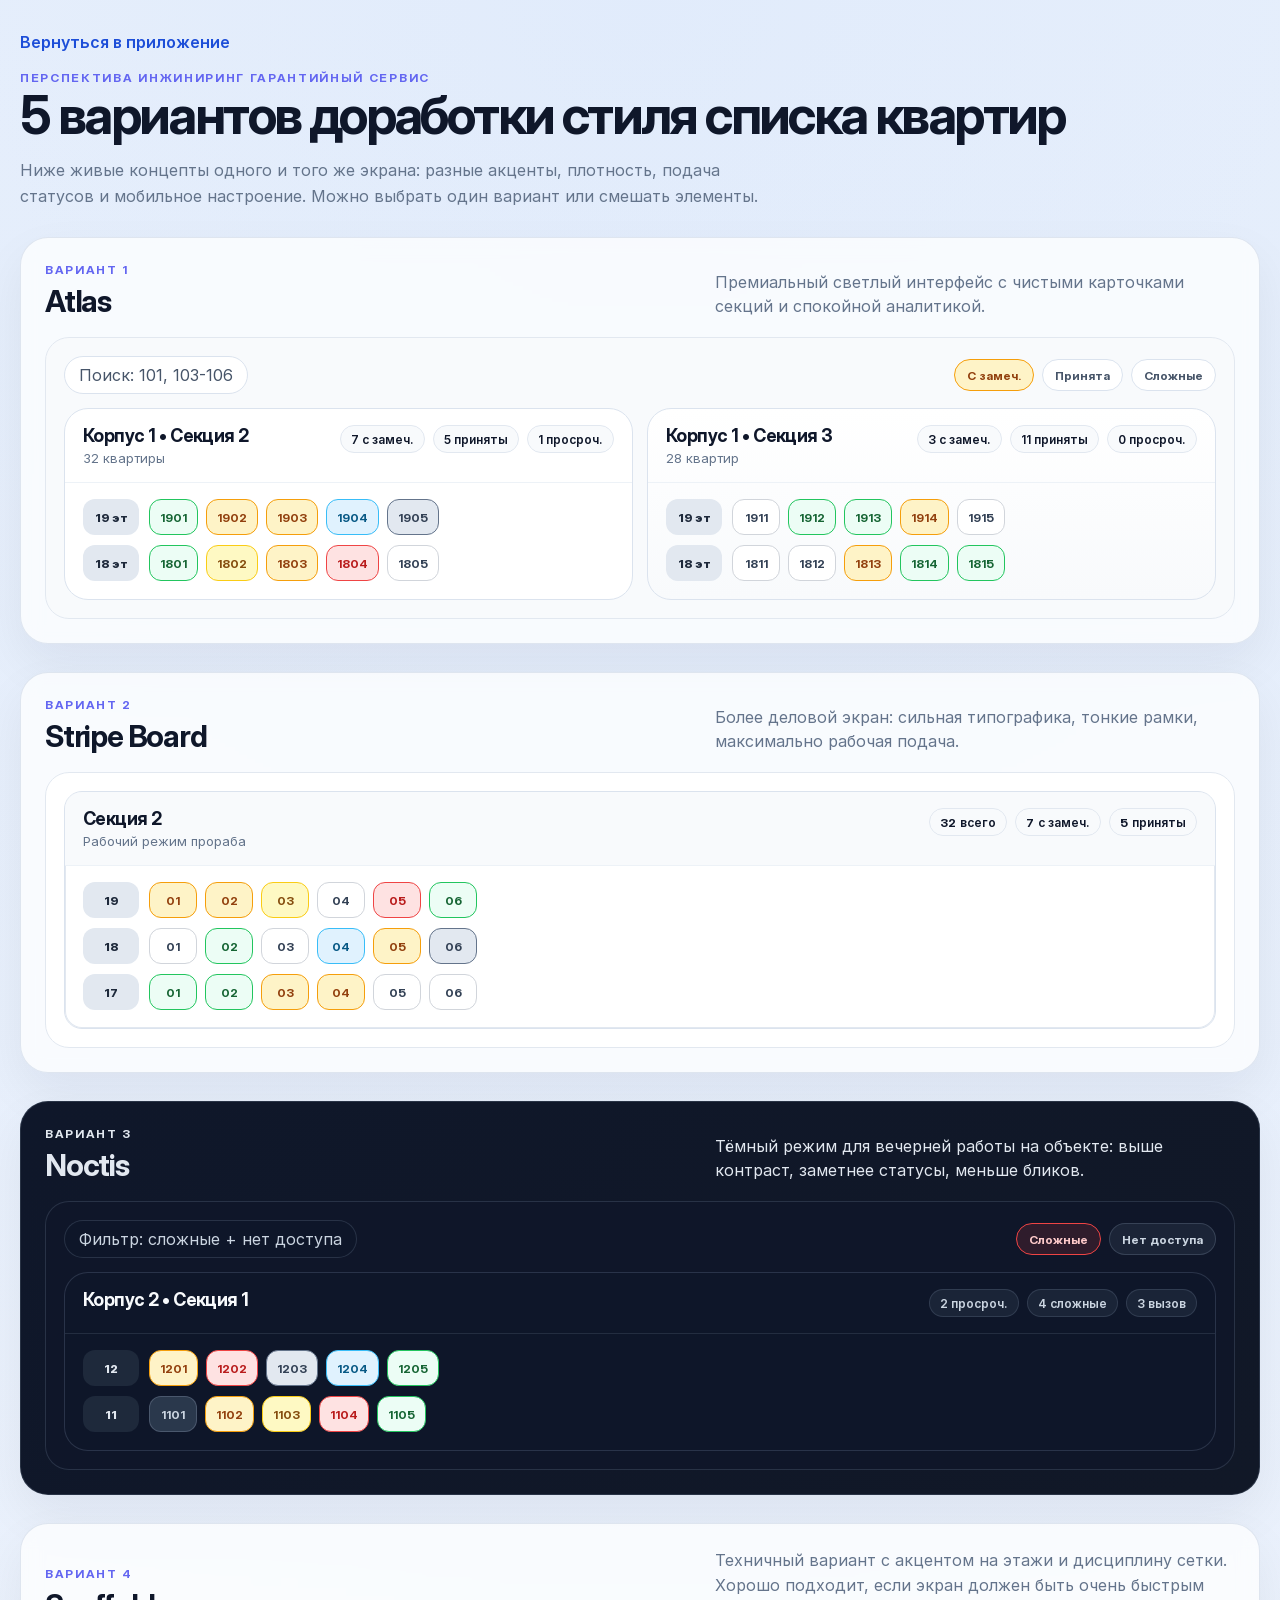
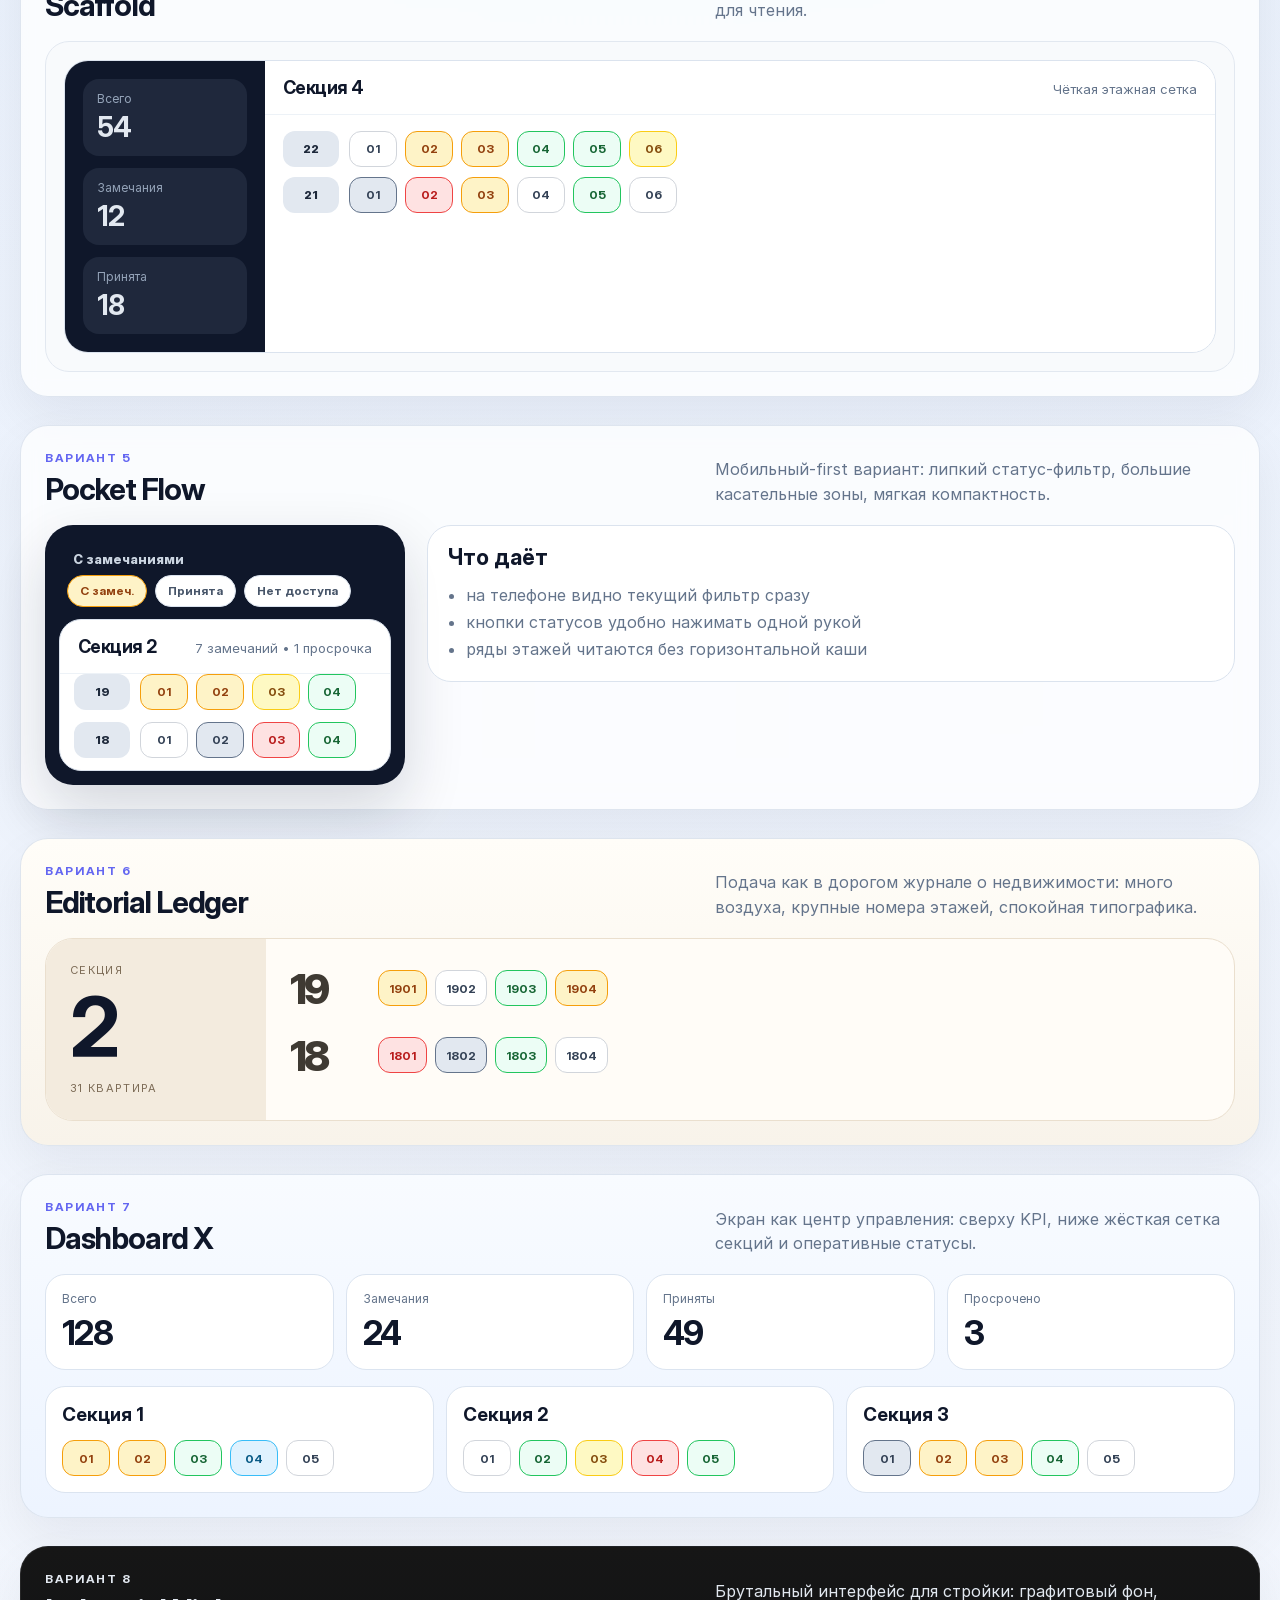
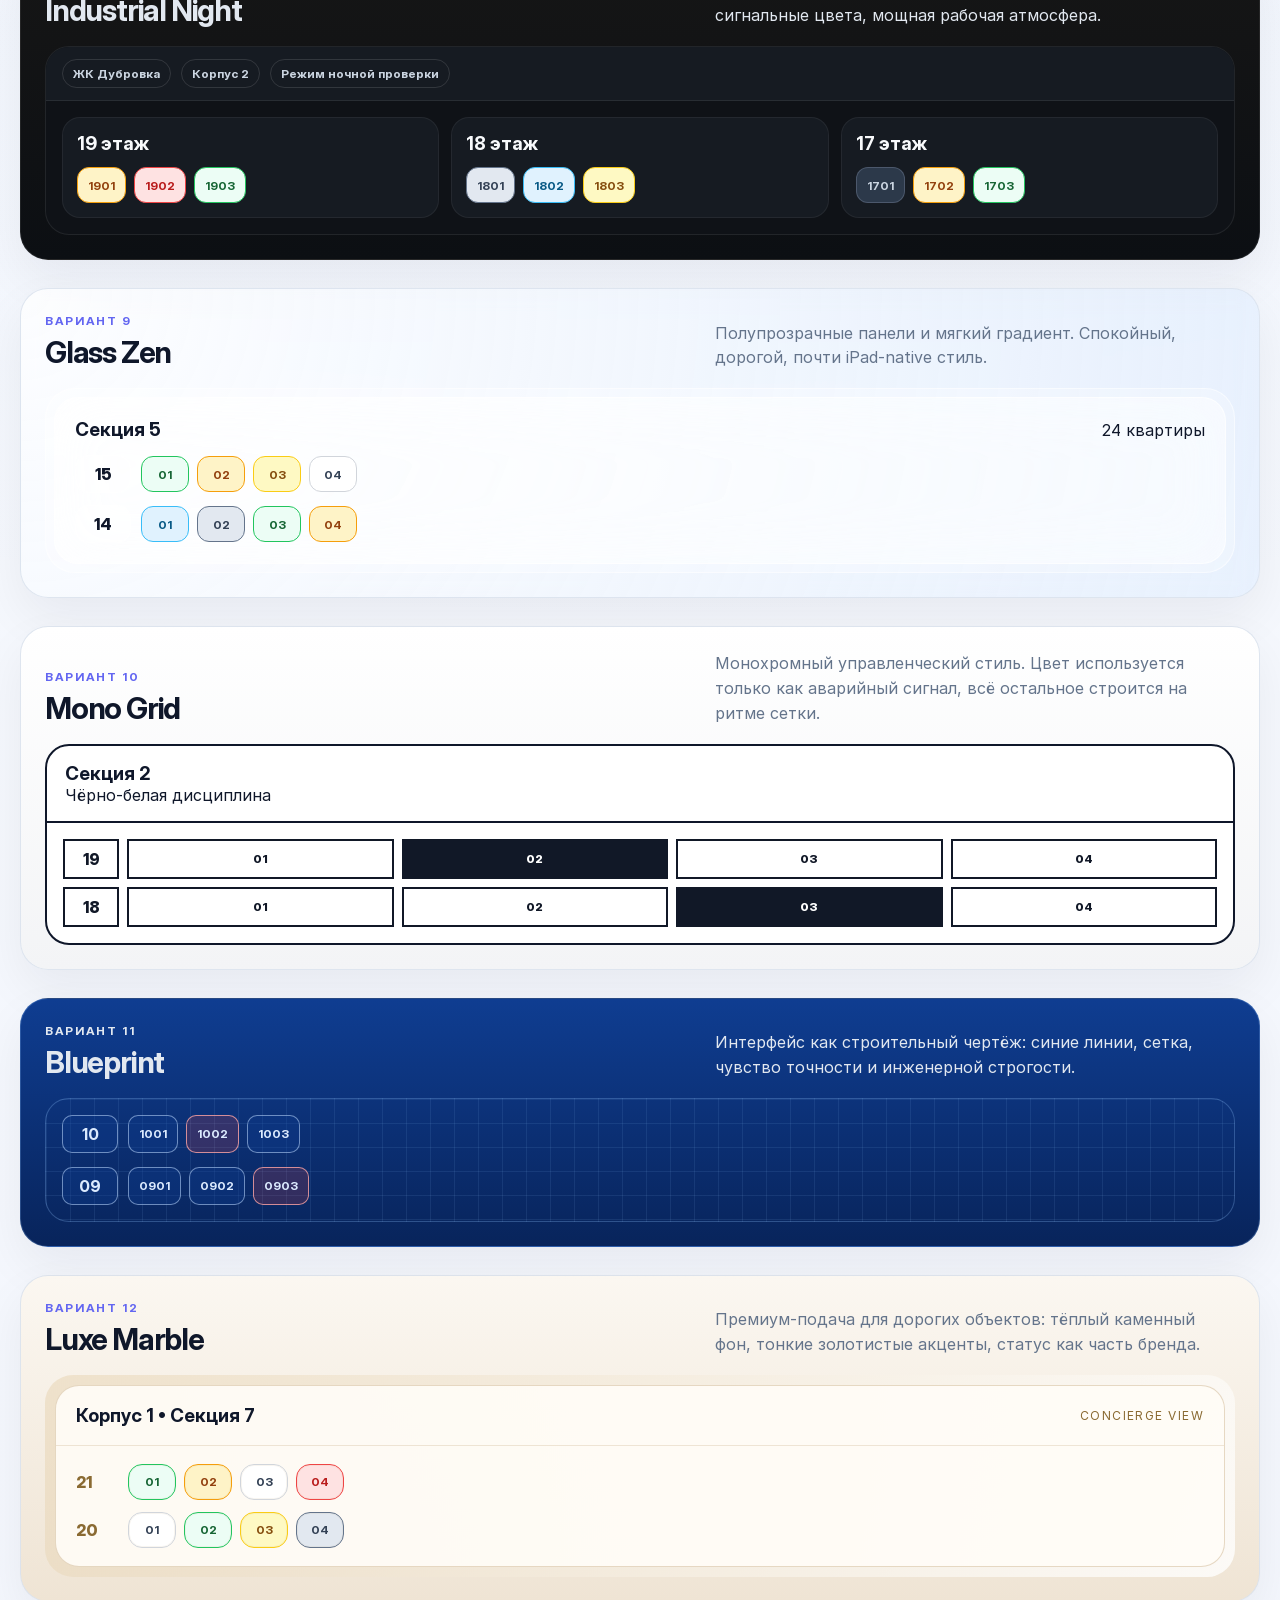
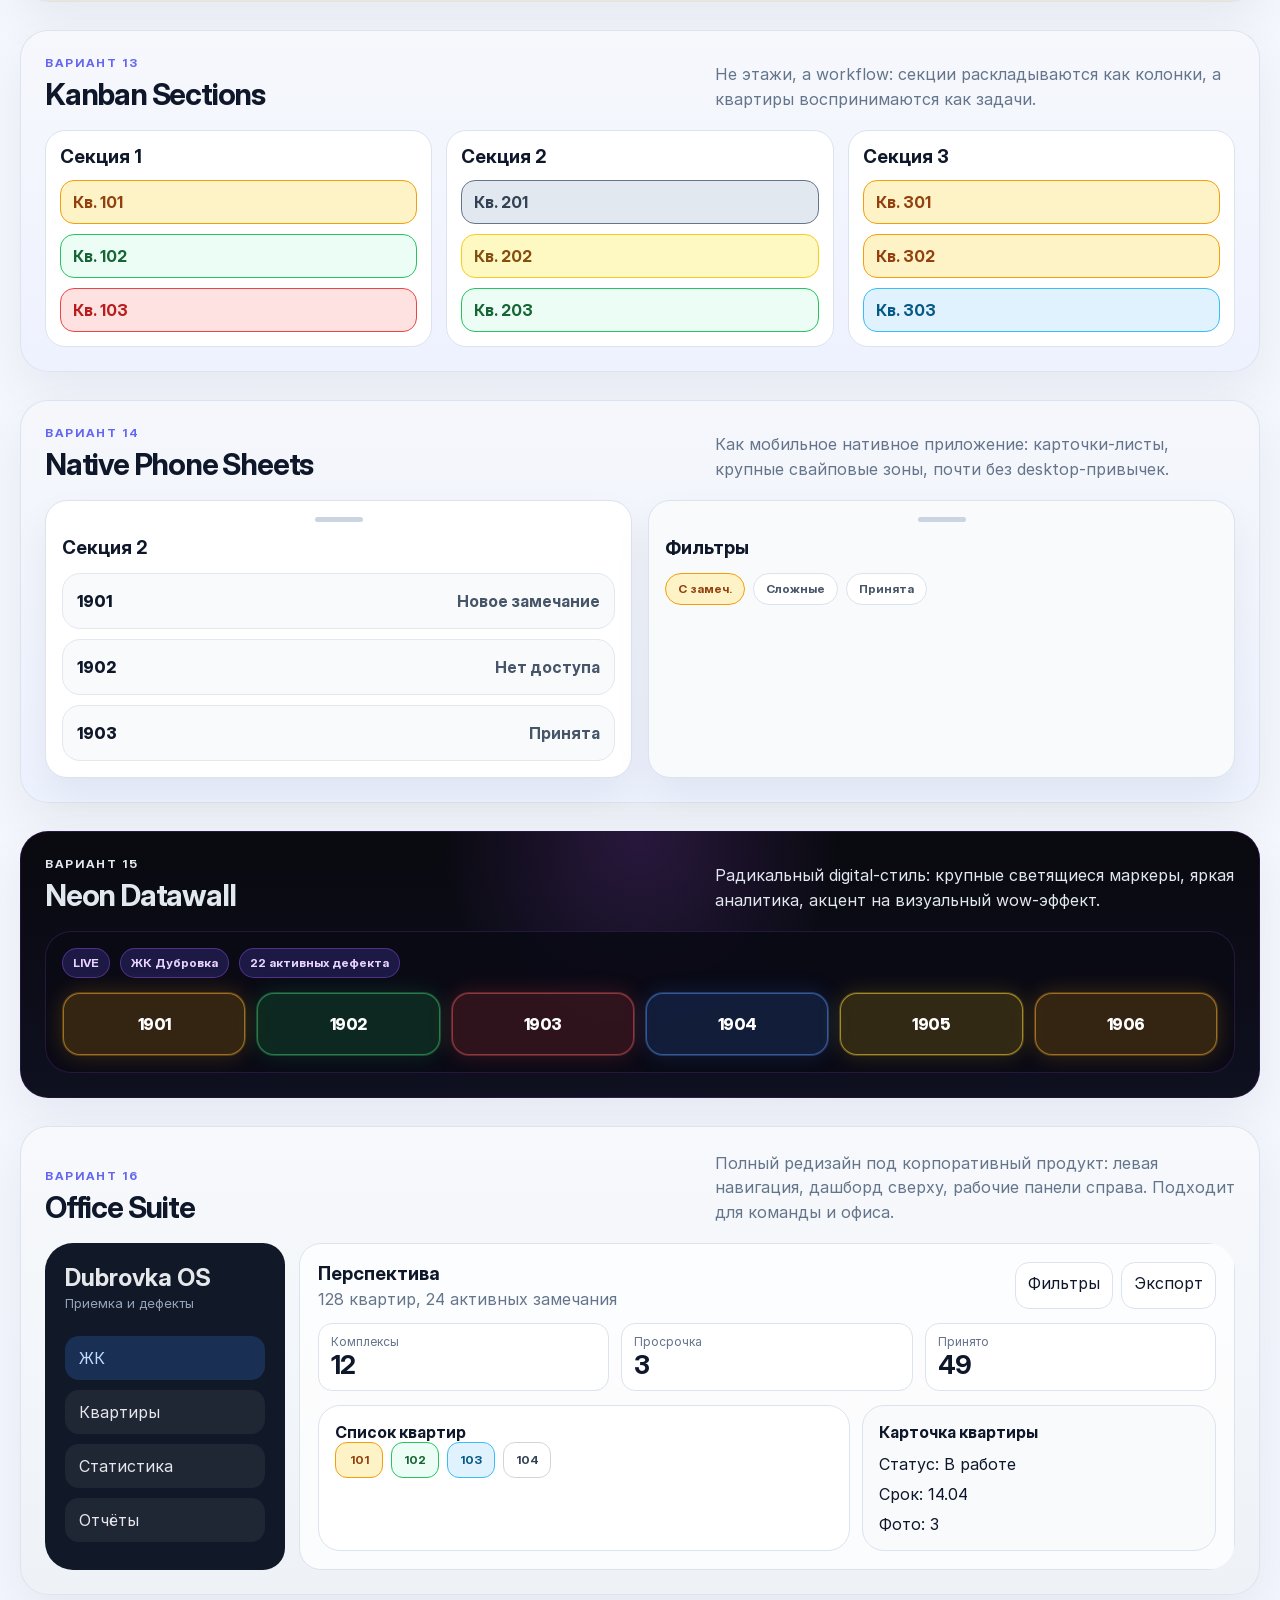
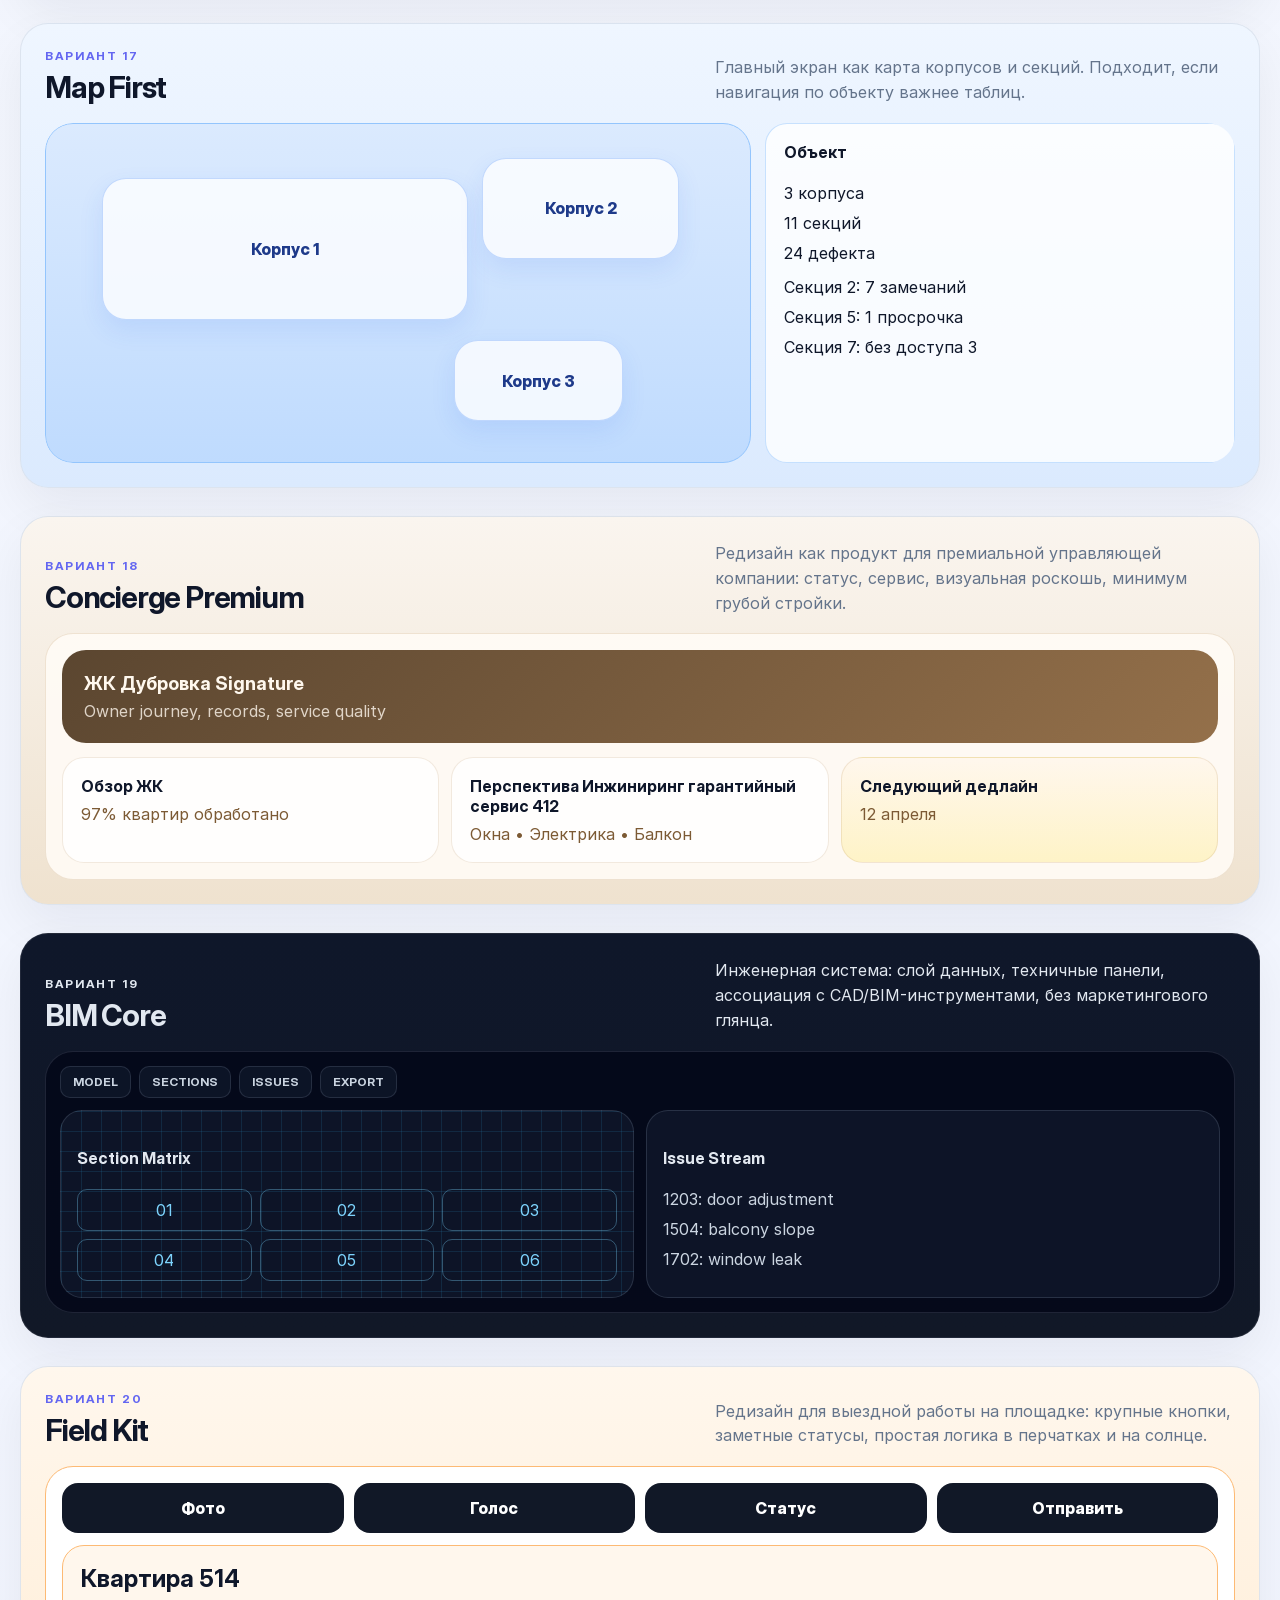
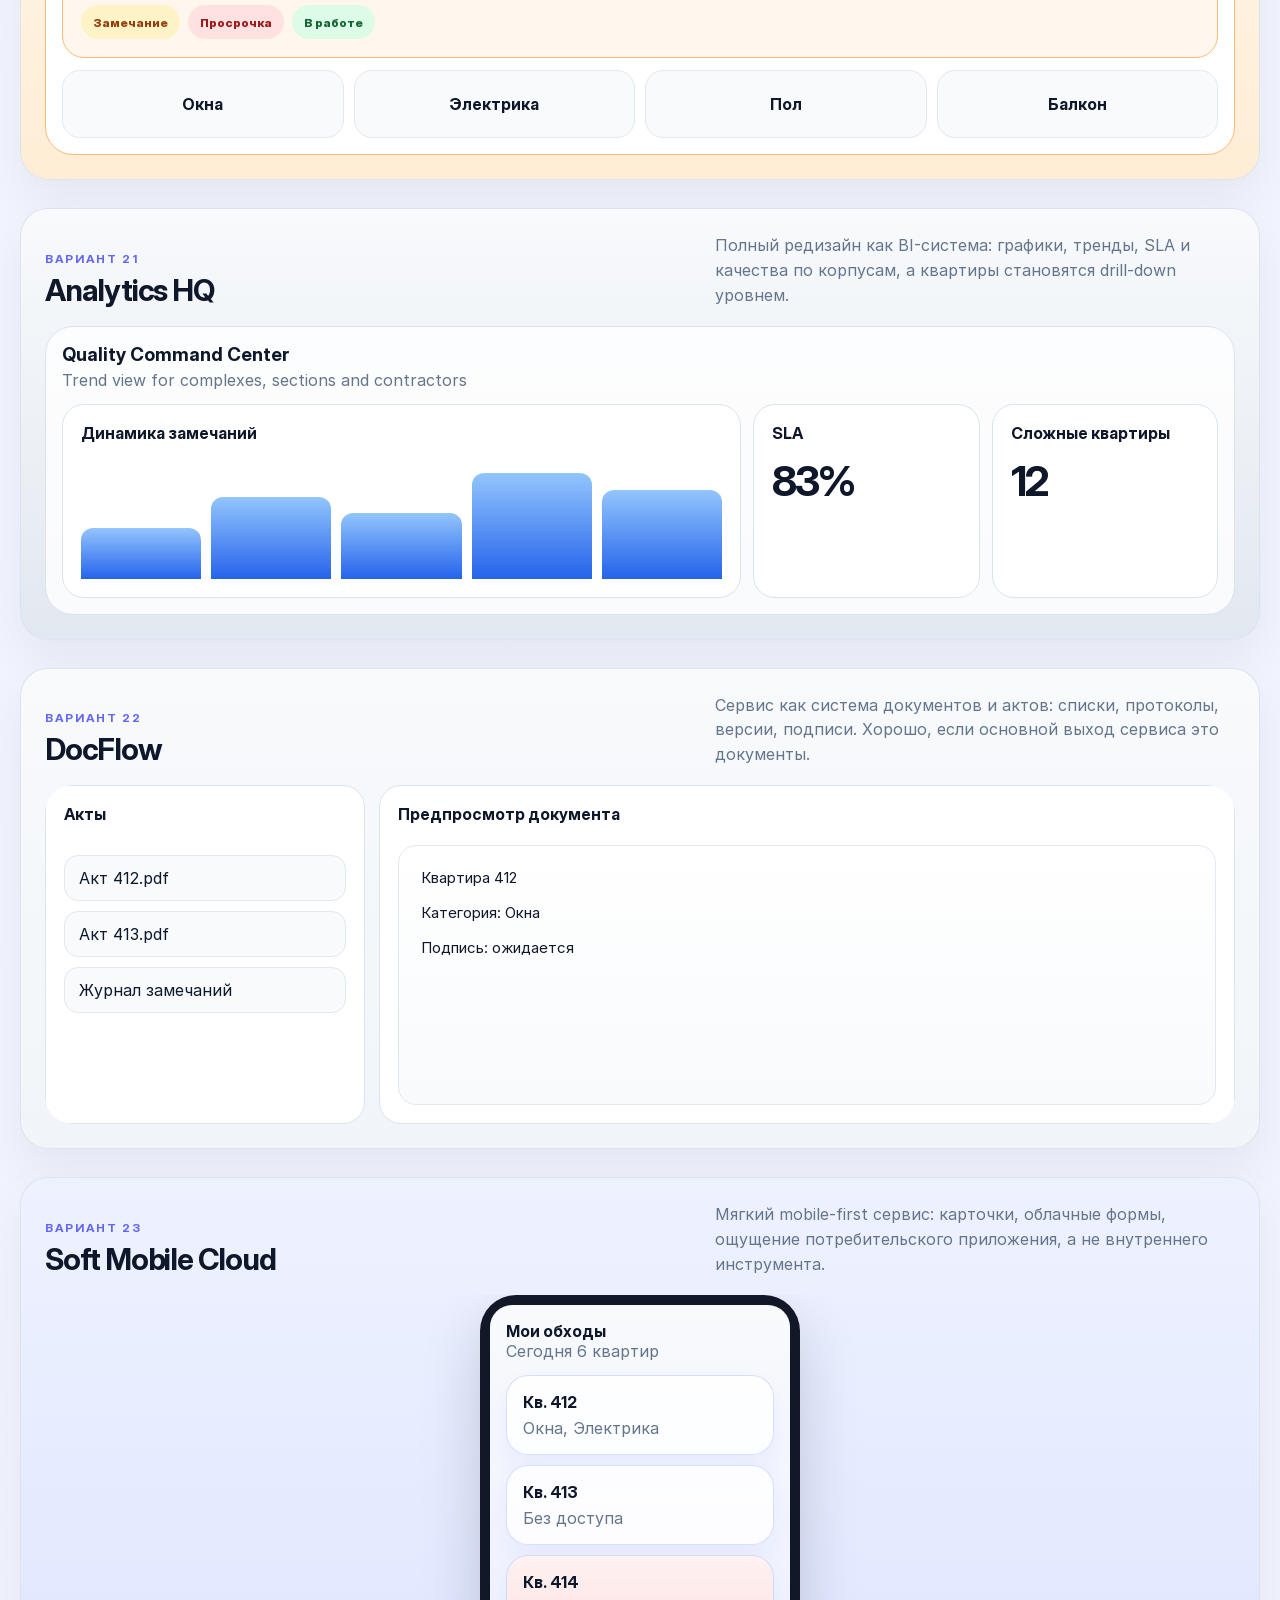
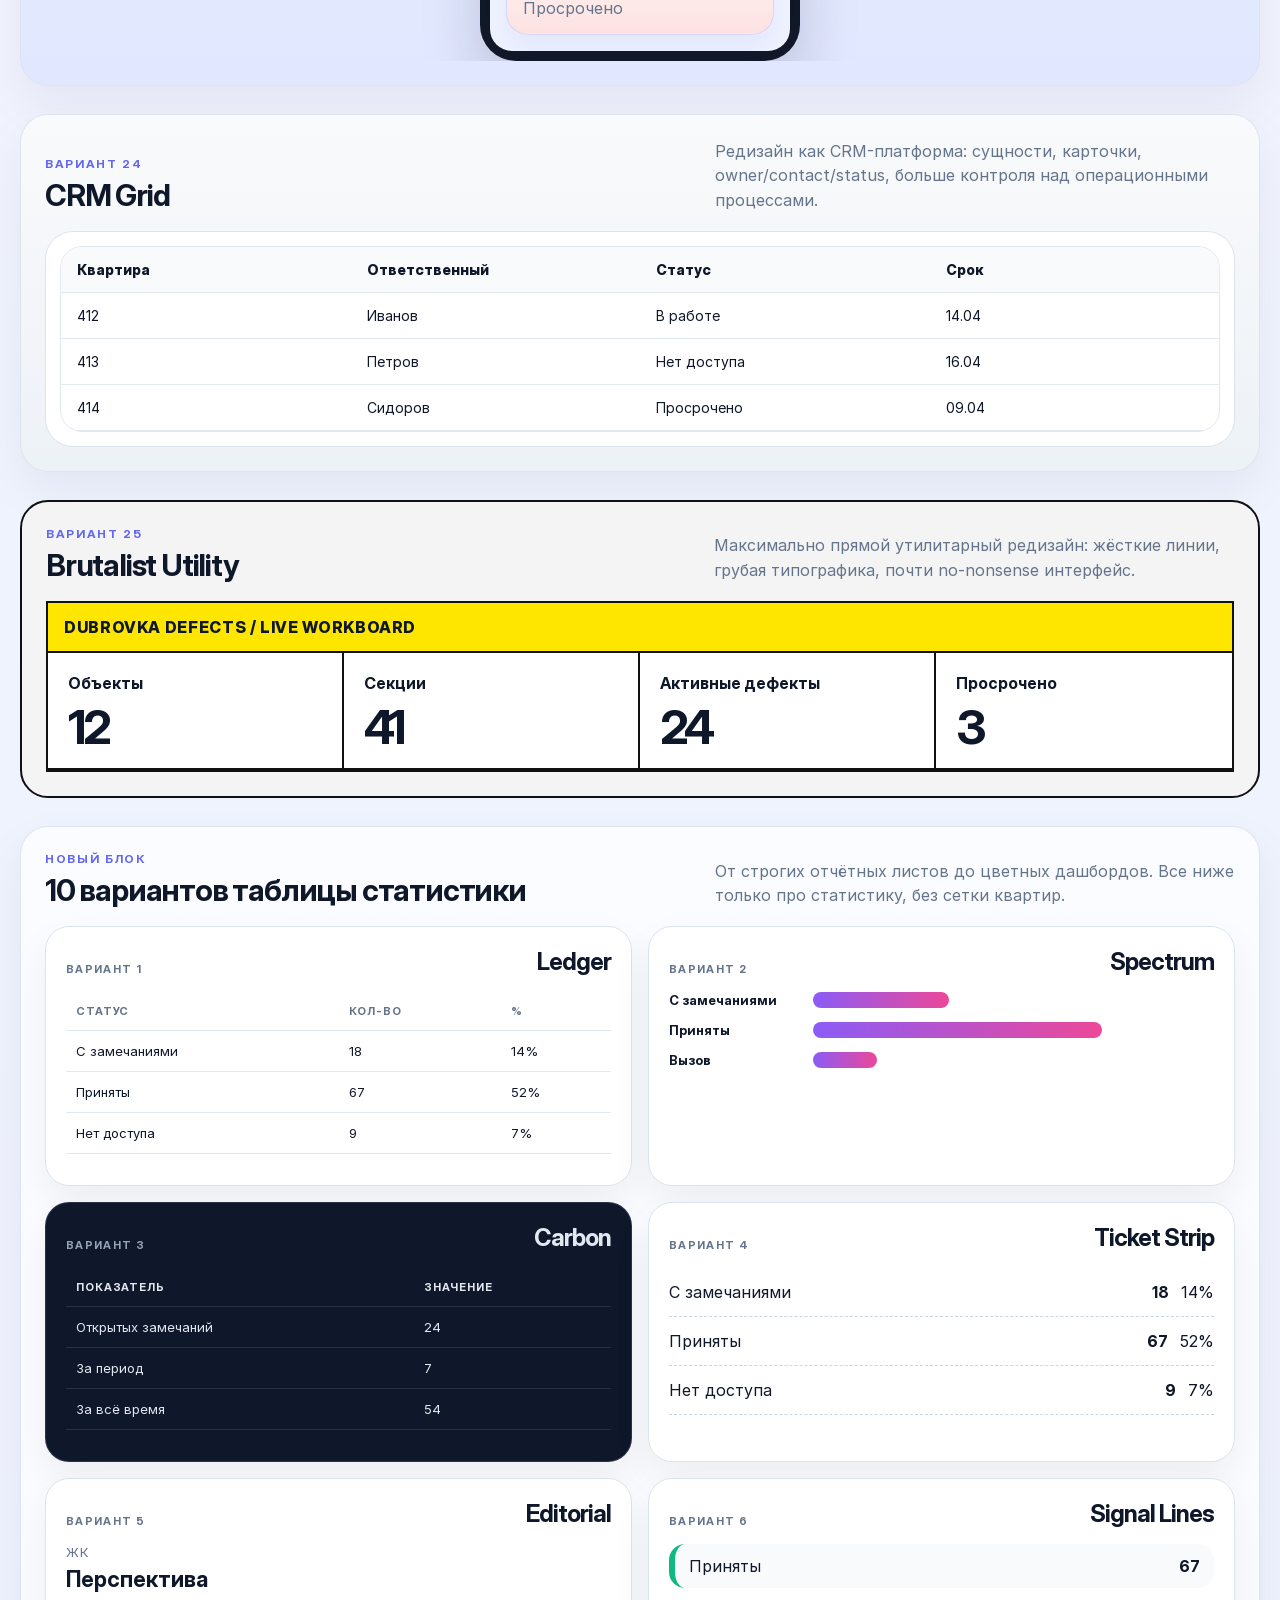
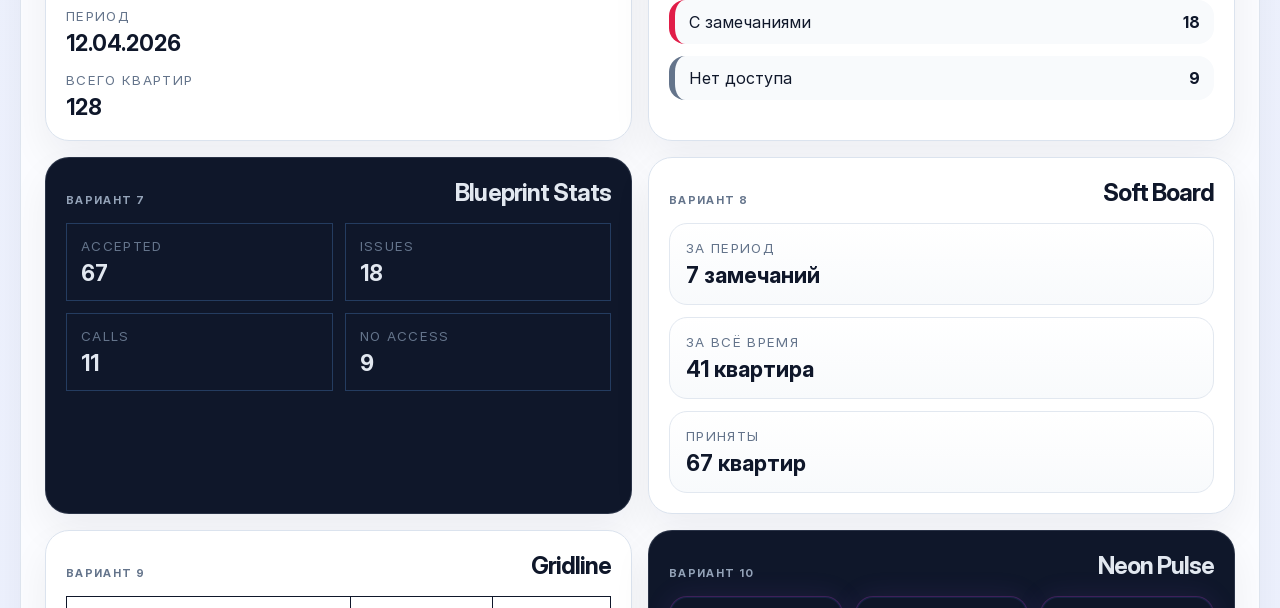
<file: templates/style_variants.html>
<!DOCTYPE html>
<html lang="ru">
<head>
    <meta charset="UTF-8">
    <meta name="viewport" content="width=device-width, initial-scale=1.0">
    <title>Варианты стиля списка квартир</title>
    <link rel="stylesheet" href="/static/style-variants.css?v=5">
</head>
<body>
    <main class="variants-page">
        <section class="hero">
            <a class="back-link" href="/">Вернуться в приложение</a>
            <p class="eyebrow">Перспектива Инжиниринг гарантийный сервис</p>
            <h1>5 вариантов доработки стиля списка квартир</h1>
            <p class="hero-text">Ниже живые концепты одного и того же экрана: разные акценты, плотность, подача статусов и мобильное настроение. Можно выбрать один вариант или смешать элементы.</p>
        </section>

        <section class="variant variant-atlas">
            <div class="variant-head">
                <div>
                    <p class="variant-kicker">Вариант 1</p>
                    <h2>Atlas</h2>
                </div>
                <p class="variant-note">Премиальный светлый интерфейс с чистыми карточками секций и спокойной аналитикой.</p>
            </div>
            <div class="preview-shell">
                <div class="preview-toolbar">
                    <div class="preview-search">Поиск: 101, 103-106</div>
                    <div class="preview-pills">
                        <span class="pill active warning">С замеч.</span>
                        <span class="pill">Принята</span>
                        <span class="pill">Сложные</span>
                    </div>
                </div>
                <div class="preview-grid two-cols">
                    <article class="section-card">
                        <header class="section-head">
                            <div>
                                <h3>Корпус 1 • Секция 2</h3>
                                <p>32 квартиры</p>
                            </div>
                            <div class="stats-row">
                                <span>7 с замеч.</span>
                                <span>5 приняты</span>
                                <span>1 просроч.</span>
                            </div>
                        </header>
                        <div class="floors compact">
                            <div class="floor"><span class="label">19 эт</span><div class="cells"><span class="apt ok">1901</span><span class="apt issue">1902</span><span class="apt issue">1903</span><span class="apt phone">1904</span><span class="apt no-access">1905</span></div></div>
                            <div class="floor"><span class="label">18 эт</span><div class="cells"><span class="apt ok">1801</span><span class="apt work">1802</span><span class="apt issue">1803</span><span class="apt complex">1804</span><span class="apt neutral">1805</span></div></div>
                        </div>
                    </article>
                    <article class="section-card ghost">
                        <header class="section-head">
                            <div>
                                <h3>Корпус 1 • Секция 3</h3>
                                <p>28 квартир</p>
                            </div>
                            <div class="stats-row">
                                <span>3 с замеч.</span>
                                <span>11 приняты</span>
                                <span>0 просроч.</span>
                            </div>
                        </header>
                        <div class="floors compact">
                            <div class="floor"><span class="label">19 эт</span><div class="cells"><span class="apt neutral">1911</span><span class="apt ok">1912</span><span class="apt ok">1913</span><span class="apt issue">1914</span><span class="apt neutral">1915</span></div></div>
                            <div class="floor"><span class="label">18 эт</span><div class="cells"><span class="apt neutral">1811</span><span class="apt neutral">1812</span><span class="apt issue">1813</span><span class="apt ok">1814</span><span class="apt ok">1815</span></div></div>
                        </div>
                    </article>
                </div>
            </div>
        </section>

        <section class="variant variant-stripe">
            <div class="variant-head">
                <div>
                    <p class="variant-kicker">Вариант 2</p>
                    <h2>Stripe Board</h2>
                </div>
                <p class="variant-note">Более деловой экран: сильная типографика, тонкие рамки, максимально рабочая подача.</p>
            </div>
            <div class="preview-shell dense-shell">
                <article class="board-card">
                    <header class="board-head">
                        <div>
                            <h3>Секция 2</h3>
                            <p>Рабочий режим прораба</p>
                        </div>
                        <div class="mini-kpis">
                            <span><b>32</b> всего</span>
                            <span><b>7</b> с замеч.</span>
                            <span><b>5</b> приняты</span>
                        </div>
                    </header>
                    <div class="board-rows">
                        <div class="board-row"><span class="label">19</span><div class="cells"><span class="apt issue">01</span><span class="apt issue">02</span><span class="apt work">03</span><span class="apt neutral">04</span><span class="apt complex">05</span><span class="apt ok">06</span></div></div>
                        <div class="board-row"><span class="label">18</span><div class="cells"><span class="apt neutral">01</span><span class="apt ok">02</span><span class="apt neutral">03</span><span class="apt phone">04</span><span class="apt issue">05</span><span class="apt no-access">06</span></div></div>
                        <div class="board-row"><span class="label">17</span><div class="cells"><span class="apt ok">01</span><span class="apt ok">02</span><span class="apt issue">03</span><span class="apt issue">04</span><span class="apt neutral">05</span><span class="apt neutral">06</span></div></div>
                    </div>
                </article>
            </div>
        </section>

        <section class="variant variant-noctis">
            <div class="variant-head light-text">
                <div>
                    <p class="variant-kicker">Вариант 3</p>
                    <h2>Noctis</h2>
                </div>
                <p class="variant-note">Тёмный режим для вечерней работы на объекте: выше контраст, заметнее статусы, меньше бликов.</p>
            </div>
            <div class="preview-shell dark-shell">
                <div class="preview-toolbar dark">
                    <div class="preview-search">Фильтр: сложные + нет доступа</div>
                    <div class="preview-pills">
                        <span class="pill dark complex active">Сложные</span>
                        <span class="pill dark">Нет доступа</span>
                    </div>
                </div>
                <article class="night-card">
                    <header class="night-head">
                        <h3>Корпус 2 • Секция 1</h3>
                        <div class="night-badges"><span>2 просроч.</span><span>4 сложные</span><span>3 вызов</span></div>
                    </header>
                    <div class="floors compact dark-floors">
                        <div class="floor"><span class="label dark">12</span><div class="cells"><span class="apt issue">1201</span><span class="apt complex">1202</span><span class="apt no-access">1203</span><span class="apt phone">1204</span><span class="apt ok">1205</span></div></div>
                        <div class="floor"><span class="label dark">11</span><div class="cells"><span class="apt neutral dark-neutral">1101</span><span class="apt issue">1102</span><span class="apt work">1103</span><span class="apt complex">1104</span><span class="apt ok">1105</span></div></div>
                    </div>
                </article>
            </div>
        </section>

        <section class="variant variant-scaffold">
            <div class="variant-head">
                <div>
                    <p class="variant-kicker">Вариант 4</p>
                    <h2>Scaffold</h2>
                </div>
                <p class="variant-note">Техничный вариант с акцентом на этажи и дисциплину сетки. Хорошо подходит, если экран должен быть очень быстрым для чтения.</p>
            </div>
            <div class="preview-shell scaffold-shell">
                <article class="scaffold-card">
                    <aside class="scaffold-side">
                        <div><span>Всего</span><strong>54</strong></div>
                        <div><span>Замечания</span><strong>12</strong></div>
                        <div><span>Принята</span><strong>18</strong></div>
                    </aside>
                    <div class="scaffold-main">
                        <header class="scaffold-head">
                            <h3>Секция 4</h3>
                            <p>Чёткая этажная сетка</p>
                        </header>
                        <div class="scaffold-floors">
                            <div class="scaffold-row"><span class="floor-tag">22</span><div class="cells"><span class="apt neutral">01</span><span class="apt issue">02</span><span class="apt issue">03</span><span class="apt ok">04</span><span class="apt ok">05</span><span class="apt work">06</span></div></div>
                            <div class="scaffold-row"><span class="floor-tag">21</span><div class="cells"><span class="apt no-access">01</span><span class="apt complex">02</span><span class="apt issue">03</span><span class="apt neutral">04</span><span class="apt ok">05</span><span class="apt neutral">06</span></div></div>
                        </div>
                    </div>
                </article>
            </div>
        </section>

        <section class="variant variant-mobile">
            <div class="variant-head">
                <div>
                    <p class="variant-kicker">Вариант 5</p>
                    <h2>Pocket Flow</h2>
                </div>
                <p class="variant-note">Мобильный-first вариант: липкий статус-фильтр, большие касательные зоны, мягкая компактность.</p>
            </div>
            <div class="mobile-demo">
                <div class="mobile-frame">
                    <div class="mobile-top">С замечаниями</div>
                    <div class="mobile-chips">
                        <span class="pill warning active">С замеч.</span>
                        <span class="pill">Принята</span>
                        <span class="pill">Нет доступа</span>
                    </div>
                    <article class="mobile-section">
                        <header>
                            <h3>Секция 2</h3>
                            <p>7 замечаний • 1 просрочка</p>
                        </header>
                        <div class="mobile-floor-row"><span>19</span><div class="cells"><span class="apt issue">01</span><span class="apt issue">02</span><span class="apt work">03</span><span class="apt ok">04</span></div></div>
                        <div class="mobile-floor-row"><span>18</span><div class="cells"><span class="apt neutral">01</span><span class="apt no-access">02</span><span class="apt complex">03</span><span class="apt ok">04</span></div></div>
                    </article>
                </div>
                <div class="mobile-aside">
                    <h3>Что даёт</h3>
                    <ul>
                        <li>на телефоне видно текущий фильтр сразу</li>
                        <li>кнопки статусов удобно нажимать одной рукой</li>
                        <li>ряды этажей читаются без горизонтальной каши</li>
                    </ul>
                </div>
            </div>
        </section>

        <section class="variant variant-editorial">
            <div class="variant-head">
                <div>
                    <p class="variant-kicker">Вариант 6</p>
                    <h2>Editorial Ledger</h2>
                </div>
                <p class="variant-note">Подача как в дорогом журнале о недвижимости: много воздуха, крупные номера этажей, спокойная типографика.</p>
            </div>
            <div class="editorial-shell">
                <div class="editorial-side">
                    <p>Секция</p>
                    <strong>2</strong>
                    <span>31 квартира</span>
                </div>
                <div class="editorial-main">
                    <div class="editorial-row"><span class="editorial-floor">19</span><div class="cells"><span class="apt issue">1901</span><span class="apt neutral">1902</span><span class="apt ok">1903</span><span class="apt issue">1904</span></div></div>
                    <div class="editorial-row"><span class="editorial-floor">18</span><div class="cells"><span class="apt complex">1801</span><span class="apt no-access">1802</span><span class="apt ok">1803</span><span class="apt neutral">1804</span></div></div>
                </div>
            </div>
        </section>

        <section class="variant variant-dashboardx">
            <div class="variant-head">
                <div>
                    <p class="variant-kicker">Вариант 7</p>
                    <h2>Dashboard X</h2>
                </div>
                <p class="variant-note">Экран как центр управления: сверху KPI, ниже жёсткая сетка секций и оперативные статусы.</p>
            </div>
            <div class="dash-shell">
                <div class="dash-kpis">
                    <div><span>Всего</span><strong>128</strong></div>
                    <div><span>Замечания</span><strong>24</strong></div>
                    <div><span>Приняты</span><strong>49</strong></div>
                    <div><span>Просрочено</span><strong>3</strong></div>
                </div>
                <div class="dash-grid">
                    <article class="dash-card"><h3>Секция 1</h3><div class="cells"><span class="apt issue">01</span><span class="apt issue">02</span><span class="apt ok">03</span><span class="apt phone">04</span><span class="apt neutral">05</span></div></article>
                    <article class="dash-card"><h3>Секция 2</h3><div class="cells"><span class="apt neutral">01</span><span class="apt ok">02</span><span class="apt work">03</span><span class="apt complex">04</span><span class="apt ok">05</span></div></article>
                    <article class="dash-card"><h3>Секция 3</h3><div class="cells"><span class="apt no-access">01</span><span class="apt issue">02</span><span class="apt issue">03</span><span class="apt ok">04</span><span class="apt neutral">05</span></div></article>
                </div>
            </div>
        </section>

        <section class="variant variant-industrial">
            <div class="variant-head light-text">
                <div>
                    <p class="variant-kicker">Вариант 8</p>
                    <h2>Industrial Night</h2>
                </div>
                <p class="variant-note">Брутальный интерфейс для стройки: графитовый фон, сигнальные цвета, мощная рабочая атмосфера.</p>
            </div>
            <div class="industrial-shell">
                <header class="industrial-top">
                    <span>ЖК Дубровка</span>
                    <span>Корпус 2</span>
                    <span>Режим ночной проверки</span>
                </header>
                <div class="industrial-board">
                    <div class="industrial-column"><h3>19 этаж</h3><div class="cells"><span class="apt issue">1901</span><span class="apt complex">1902</span><span class="apt ok">1903</span></div></div>
                    <div class="industrial-column"><h3>18 этаж</h3><div class="cells"><span class="apt no-access">1801</span><span class="apt phone">1802</span><span class="apt work">1803</span></div></div>
                    <div class="industrial-column"><h3>17 этаж</h3><div class="cells"><span class="apt neutral dark-neutral">1701</span><span class="apt issue">1702</span><span class="apt ok">1703</span></div></div>
                </div>
            </div>
        </section>

        <section class="variant variant-glasszen">
            <div class="variant-head">
                <div>
                    <p class="variant-kicker">Вариант 9</p>
                    <h2>Glass Zen</h2>
                </div>
                <p class="variant-note">Полупрозрачные панели и мягкий градиент. Спокойный, дорогой, почти iPad-native стиль.</p>
            </div>
            <div class="glass-shell">
                <article class="glass-card">
                    <div class="glass-meta">
                        <h3>Секция 5</h3>
                        <span>24 квартиры</span>
                    </div>
                    <div class="glass-floors">
                        <div class="glass-row"><span>15</span><div class="cells"><span class="apt ok">01</span><span class="apt issue">02</span><span class="apt work">03</span><span class="apt neutral">04</span></div></div>
                        <div class="glass-row"><span>14</span><div class="cells"><span class="apt phone">01</span><span class="apt no-access">02</span><span class="apt ok">03</span><span class="apt issue">04</span></div></div>
                    </div>
                </article>
            </div>
        </section>

        <section class="variant variant-monochrome">
            <div class="variant-head">
                <div>
                    <p class="variant-kicker">Вариант 10</p>
                    <h2>Mono Grid</h2>
                </div>
                <p class="variant-note">Монохромный управленческий стиль. Цвет используется только как аварийный сигнал, всё остальное строится на ритме сетки.</p>
            </div>
            <div class="mono-shell">
                <div class="mono-head"><h3>Секция 2</h3><p>Чёрно-белая дисциплина</p></div>
                <div class="mono-grid">
                    <span class="mono-tag">19</span><span class="apt mono">01</span><span class="apt mono alert">02</span><span class="apt mono">03</span><span class="apt mono">04</span>
                    <span class="mono-tag">18</span><span class="apt mono">01</span><span class="apt mono">02</span><span class="apt mono alert">03</span><span class="apt mono">04</span>
                </div>
            </div>
        </section>

        <section class="variant variant-blueprint">
            <div class="variant-head light-text">
                <div>
                    <p class="variant-kicker">Вариант 11</p>
                    <h2>Blueprint</h2>
                </div>
                <p class="variant-note">Интерфейс как строительный чертёж: синие линии, сетка, чувство точности и инженерной строгости.</p>
            </div>
            <div class="blueprint-shell">
                <div class="blueprint-plan">
                    <div class="bp-row"><span class="bp-floor">10</span><div class="cells"><span class="apt blueprint-cell">1001</span><span class="apt blueprint-cell issuebp">1002</span><span class="apt blueprint-cell">1003</span></div></div>
                    <div class="bp-row"><span class="bp-floor">09</span><div class="cells"><span class="apt blueprint-cell">0901</span><span class="apt blueprint-cell">0902</span><span class="apt blueprint-cell issuebp">0903</span></div></div>
                </div>
            </div>
        </section>

        <section class="variant variant-luxe">
            <div class="variant-head">
                <div>
                    <p class="variant-kicker">Вариант 12</p>
                    <h2>Luxe Marble</h2>
                </div>
                <p class="variant-note">Премиум-подача для дорогих объектов: тёплый каменный фон, тонкие золотистые акценты, статус как часть бренда.</p>
            </div>
            <div class="luxe-shell">
                <article class="luxe-card">
                    <header><h3>Корпус 1 • Секция 7</h3><span>Concierge View</span></header>
                    <div class="luxe-floors">
                        <div class="luxe-row"><span>21</span><div class="cells"><span class="apt luxe ok">01</span><span class="apt luxe issue">02</span><span class="apt luxe neutral">03</span><span class="apt luxe complex">04</span></div></div>
                        <div class="luxe-row"><span>20</span><div class="cells"><span class="apt luxe neutral">01</span><span class="apt luxe ok">02</span><span class="apt luxe work">03</span><span class="apt luxe no-access">04</span></div></div>
                    </div>
                </article>
            </div>
        </section>

        <section class="variant variant-kanban">
            <div class="variant-head">
                <div>
                    <p class="variant-kicker">Вариант 13</p>
                    <h2>Kanban Sections</h2>
                </div>
                <p class="variant-note">Не этажи, а workflow: секции раскладываются как колонки, а квартиры воспринимаются как задачи.</p>
            </div>
            <div class="kanban-shell">
                <div class="kanban-col"><h3>Секция 1</h3><div class="kanban-stack"><span class="kanban-card issue">Кв. 101</span><span class="kanban-card ok">Кв. 102</span><span class="kanban-card complex">Кв. 103</span></div></div>
                <div class="kanban-col"><h3>Секция 2</h3><div class="kanban-stack"><span class="kanban-card no-access">Кв. 201</span><span class="kanban-card work">Кв. 202</span><span class="kanban-card ok">Кв. 203</span></div></div>
                <div class="kanban-col"><h3>Секция 3</h3><div class="kanban-stack"><span class="kanban-card issue">Кв. 301</span><span class="kanban-card issue">Кв. 302</span><span class="kanban-card phone">Кв. 303</span></div></div>
            </div>
        </section>

        <section class="variant variant-nativephone">
            <div class="variant-head">
                <div>
                    <p class="variant-kicker">Вариант 14</p>
                    <h2>Native Phone Sheets</h2>
                </div>
                <p class="variant-note">Как мобильное нативное приложение: карточки-листы, крупные свайповые зоны, почти без desktop-привычек.</p>
            </div>
            <div class="native-phone-shell">
                <div class="sheet"><div class="sheet-handle"></div><h3>Секция 2</h3><div class="sheet-list"><div class="sheet-item"><span>1901</span><b>Новое замечание</b></div><div class="sheet-item"><span>1902</span><b>Нет доступа</b></div><div class="sheet-item"><span>1903</span><b>Принята</b></div></div></div>
                <div class="sheet info"><div class="sheet-handle"></div><h3>Фильтры</h3><div class="sheet-chips"><span class="pill active warning">С замеч.</span><span class="pill">Сложные</span><span class="pill">Принята</span></div></div>
            </div>
        </section>

        <section class="variant variant-neonwall">
            <div class="variant-head light-text">
                <div>
                    <p class="variant-kicker">Вариант 15</p>
                    <h2>Neon Datawall</h2>
                </div>
                <p class="variant-note">Радикальный digital-стиль: крупные светящиеся маркеры, яркая аналитика, акцент на визуальный wow-эффект.</p>
            </div>
            <div class="neon-shell">
                <div class="neon-strip"><span>LIVE</span><span>ЖК Дубровка</span><span>22 активных дефекта</span></div>
                <div class="neon-grid">
                    <div class="neon-cell issue">1901</div>
                    <div class="neon-cell ok">1902</div>
                    <div class="neon-cell complex">1903</div>
                    <div class="neon-cell no-access">1904</div>
                    <div class="neon-cell work">1905</div>
                    <div class="neon-cell issue">1906</div>
                </div>
            </div>
        </section>

        <section class="variant variant-suite">
            <div class="variant-head">
                <div>
                    <p class="variant-kicker">Вариант 16</p>
                    <h2>Office Suite</h2>
                </div>
                <p class="variant-note">Полный редизайн под корпоративный продукт: левая навигация, дашборд сверху, рабочие панели справа. Подходит для команды и офиса.</p>
            </div>
            <div class="service-shell suite-shell">
                <aside class="service-sidebar">
                    <div class="brand-block"><strong>Dubrovka OS</strong><span>Приемка и дефекты</span></div>
                    <nav class="service-nav"><span class="active">ЖК</span><span>Квартиры</span><span>Статистика</span><span>Отчёты</span></nav>
                </aside>
                <div class="service-main">
                    <div class="service-topbar">
                        <div class="top-title"><h3>Перспектива</h3><p>128 квартир, 24 активных замечания</p></div>
                        <div class="top-actions"><span>Фильтры</span><span>Экспорт</span></div>
                    </div>
                    <div class="service-kpis"><div><span>Комплексы</span><strong>12</strong></div><div><span>Просрочка</span><strong>3</strong></div><div><span>Принято</span><strong>49</strong></div></div>
                    <div class="service-content-grid">
                        <article class="service-panel"><h4>Список квартир</h4><div class="cells"><span class="apt issue">101</span><span class="apt ok">102</span><span class="apt phone">103</span><span class="apt neutral">104</span></div></article>
                        <article class="service-panel soft"><h4>Карточка квартиры</h4><div class="detail-lines"><span>Статус: В работе</span><span>Срок: 14.04</span><span>Фото: 3</span></div></article>
                    </div>
                </div>
            </div>
        </section>

        <section class="variant variant-mapfirst">
            <div class="variant-head">
                <div>
                    <p class="variant-kicker">Вариант 17</p>
                    <h2>Map First</h2>
                </div>
                <p class="variant-note">Главный экран как карта корпусов и секций. Подходит, если навигация по объекту важнее таблиц.</p>
            </div>
            <div class="service-shell map-shell">
                <div class="map-canvas">
                    <div class="map-building large"><span>Корпус 1</span></div>
                    <div class="map-building mid"><span>Корпус 2</span></div>
                    <div class="map-building small"><span>Корпус 3</span></div>
                </div>
                <aside class="map-sidepanel">
                    <h4>Объект</h4>
                    <div class="map-stats"><span>3 корпуса</span><span>11 секций</span><span>24 дефекта</span></div>
                    <div class="map-list"><span>Секция 2: 7 замечаний</span><span>Секция 5: 1 просрочка</span><span>Секция 7: без доступа 3</span></div>
                </aside>
            </div>
        </section>

        <section class="variant variant-conciergeplus">
            <div class="variant-head">
                <div>
                    <p class="variant-kicker">Вариант 18</p>
                    <h2>Concierge Premium</h2>
                </div>
                <p class="variant-note">Редизайн как продукт для премиальной управляющей компании: статус, сервис, визуальная роскошь, минимум грубой стройки.</p>
            </div>
            <div class="service-shell concierge-shell">
                <header class="concierge-hero"><h3>ЖК Дубровка Signature</h3><p>Owner journey, records, service quality</p></header>
                <div class="concierge-grid">
                    <article class="concierge-card"><h4>Обзор ЖК</h4><span>97% квартир обработано</span></article>
                    <article class="concierge-card"><h4>Перспектива Инжиниринг гарантийный сервис 412</h4><span>Окна • Электрика • Балкон</span></article>
                    <article class="concierge-card accent"><h4>Следующий дедлайн</h4><span>12 апреля</span></article>
                </div>
            </div>
        </section>

        <section class="variant variant-bimcore">
            <div class="variant-head light-text">
                <div>
                    <p class="variant-kicker">Вариант 19</p>
                    <h2>BIM Core</h2>
                </div>
                <p class="variant-note">Инженерная система: слой данных, техничные панели, ассоциация с CAD/BIM-инструментами, без маркетингового глянца.</p>
            </div>
            <div class="service-shell bim-shell">
                <div class="bim-toolbar"><span>MODEL</span><span>SECTIONS</span><span>ISSUES</span><span>EXPORT</span></div>
                <div class="bim-grid">
                    <article class="bim-panel wire"><h4>Section Matrix</h4><div class="matrix"><span>01</span><span>02</span><span>03</span><span>04</span><span>05</span><span>06</span></div></article>
                    <article class="bim-panel"><h4>Issue Stream</h4><div class="detail-lines light"><span>1203: door adjustment</span><span>1504: balcony slope</span><span>1702: window leak</span></div></article>
                </div>
            </div>
        </section>

        <section class="variant variant-fieldkit">
            <div class="variant-head">
                <div>
                    <p class="variant-kicker">Вариант 20</p>
                    <h2>Field Kit</h2>
                </div>
                <p class="variant-note">Редизайн для выездной работы на площадке: крупные кнопки, заметные статусы, простая логика в перчатках и на солнце.</p>
            </div>
            <div class="service-shell field-shell">
                <div class="field-controls"><span>Фото</span><span>Голос</span><span>Статус</span><span>Отправить</span></div>
                <div class="field-card"><h4>Квартира 514</h4><div class="field-statuses"><span class="status-chip warn">Замечание</span><span class="status-chip late">Просрочка</span><span class="status-chip ok">В работе</span></div></div>
                <div class="field-grid"><span class="field-cell">Окна</span><span class="field-cell">Электрика</span><span class="field-cell">Пол</span><span class="field-cell">Балкон</span></div>
            </div>
        </section>

        <section class="variant variant-analyticshq">
            <div class="variant-head">
                <div>
                    <p class="variant-kicker">Вариант 21</p>
                    <h2>Analytics HQ</h2>
                </div>
                <p class="variant-note">Полный редизайн как BI-система: графики, тренды, SLA и качества по корпусам, а квартиры становятся drill-down уровнем.</p>
            </div>
            <div class="service-shell hq-shell">
                <div class="hq-header"><h3>Quality Command Center</h3><p>Trend view for complexes, sections and contractors</p></div>
                <div class="hq-panels">
                    <article class="hq-card wide"><h4>Динамика замечаний</h4><div class="fake-chart"><span></span><span></span><span></span><span></span><span></span></div></article>
                    <article class="hq-card"><h4>SLA</h4><strong>83%</strong></article>
                    <article class="hq-card"><h4>Сложные квартиры</h4><strong>12</strong></article>
                </div>
            </div>
        </section>

        <section class="variant variant-docflow">
            <div class="variant-head">
                <div>
                    <p class="variant-kicker">Вариант 22</p>
                    <h2>DocFlow</h2>
                </div>
                <p class="variant-note">Сервис как система документов и актов: списки, протоколы, версии, подписи. Хорошо, если основной выход сервиса это документы.</p>
            </div>
            <div class="service-shell doc-shell">
                <div class="doc-column ledger"><h4>Акты</h4><span>Акт 412.pdf</span><span>Акт 413.pdf</span><span>Журнал замечаний</span></div>
                <div class="doc-column page"><h4>Предпросмотр документа</h4><div class="fake-page"><span>Квартира 412</span><span>Категория: Окна</span><span>Подпись: ожидается</span></div></div>
            </div>
        </section>

        <section class="variant variant-softmobile">
            <div class="variant-head">
                <div>
                    <p class="variant-kicker">Вариант 23</p>
                    <h2>Soft Mobile Cloud</h2>
                </div>
                <p class="variant-note">Мягкий mobile-first сервис: карточки, облачные формы, ощущение потребительского приложения, а не внутреннего инструмента.</p>
            </div>
            <div class="service-shell softmobile-shell">
                <div class="phone-mock">
                    <div class="phone-screen">
                        <div class="mobile-headline"><h4>Мои обходы</h4><span>Сегодня 6 квартир</span></div>
                        <div class="mobile-stack"><div class="soft-card"><b>Кв. 412</b><span>Окна, Электрика</span></div><div class="soft-card"><b>Кв. 413</b><span>Без доступа</span></div><div class="soft-card accent"><b>Кв. 414</b><span>Просрочено</span></div></div>
                    </div>
                </div>
            </div>
        </section>

        <section class="variant variant-crmgrid">
            <div class="variant-head">
                <div>
                    <p class="variant-kicker">Вариант 24</p>
                    <h2>CRM Grid</h2>
                </div>
                <p class="variant-note">Редизайн как CRM-платформа: сущности, карточки, owner/contact/status, больше контроля над операционными процессами.</p>
            </div>
            <div class="service-shell crm-shell">
                <div class="crm-table">
                    <div class="crm-row crm-head"><span>Квартира</span><span>Ответственный</span><span>Статус</span><span>Срок</span></div>
                    <div class="crm-row"><span>412</span><span>Иванов</span><span>В работе</span><span>14.04</span></div>
                    <div class="crm-row"><span>413</span><span>Петров</span><span>Нет доступа</span><span>16.04</span></div>
                    <div class="crm-row"><span>414</span><span>Сидоров</span><span>Просрочено</span><span>09.04</span></div>
                </div>
            </div>
        </section>

        <section class="variant variant-brutalistx">
            <div class="variant-head">
                <div>
                    <p class="variant-kicker">Вариант 25</p>
                    <h2>Brutalist Utility</h2>
                </div>
                <p class="variant-note">Максимально прямой утилитарный редизайн: жёсткие линии, грубая типографика, почти no-nonsense интерфейс.</p>
            </div>
            <div class="service-shell brutal-shell">
                <div class="brutal-banner">DUBROVKA DEFECTS / LIVE WORKBOARD</div>
                <div class="brutal-grid">
                    <article><h4>Объекты</h4><strong>12</strong></article>
                    <article><h4>Секции</h4><strong>41</strong></article>
                    <article><h4>Активные дефекты</h4><strong>24</strong></article>
                    <article><h4>Просрочено</h4><strong>3</strong></article>
                </div>
            </div>
        </section>

        <section class="variant stats-variants-showcase">
            <div class="variant-head">
                <div>
                    <p class="variant-kicker">Новый блок</p>
                    <h2>10 вариантов таблицы статистики</h2>
                </div>
                <p class="variant-note">От строгих отчётных листов до цветных дашбордов. Все ниже только про статистику, без сетки квартир.</p>
            </div>
            <div class="stats-catalog">
                <article class="stats-card stats-card-ledger">
                    <header><span>Вариант 1</span><h3>Ledger</h3></header>
                    <table class="stats-mini-table">
                        <tr><th>Статус</th><th>Кол-во</th><th>%</th></tr>
                        <tr><td>С замечаниями</td><td>18</td><td>14%</td></tr>
                        <tr><td>Приняты</td><td>67</td><td>52%</td></tr>
                        <tr><td>Нет доступа</td><td>9</td><td>7%</td></tr>
                    </table>
                </article>

                <article class="stats-card stats-card-spectrum">
                    <header><span>Вариант 2</span><h3>Spectrum</h3></header>
                    <div class="stats-bars">
                        <div><b>С замечаниями</b><span style="width: 34%"></span></div>
                        <div><b>Приняты</b><span style="width: 72%"></span></div>
                        <div><b>Вызов</b><span style="width: 16%"></span></div>
                    </div>
                </article>

                <article class="stats-card stats-card-carbon dark">
                    <header><span>Вариант 3</span><h3>Carbon</h3></header>
                    <table class="stats-mini-table dark-table">
                        <tr><th>Показатель</th><th>Значение</th></tr>
                        <tr><td>Открытых замечаний</td><td>24</td></tr>
                        <tr><td>За период</td><td>7</td></tr>
                        <tr><td>За всё время</td><td>54</td></tr>
                    </table>
                </article>

                <article class="stats-card stats-card-ticket">
                    <header><span>Вариант 4</span><h3>Ticket Strip</h3></header>
                    <div class="stats-ticket-row"><label>С замечаниями</label><strong>18</strong><em>14%</em></div>
                    <div class="stats-ticket-row"><label>Приняты</label><strong>67</strong><em>52%</em></div>
                    <div class="stats-ticket-row"><label>Нет доступа</label><strong>9</strong><em>7%</em></div>
                </article>

                <article class="stats-card stats-card-editorial">
                    <header><span>Вариант 5</span><h3>Editorial</h3></header>
                    <div class="stats-editorial-grid">
                        <div><small>ЖК</small><strong>Перспектива</strong></div>
                        <div><small>Период</small><strong>12.04.2026</strong></div>
                        <div><small>Всего квартир</small><strong>128</strong></div>
                    </div>
                </article>

                <article class="stats-card stats-card-signal">
                    <header><span>Вариант 6</span><h3>Signal Lines</h3></header>
                    <ul class="stats-signal-list">
                        <li class="mint"><span>Приняты</span><b>67</b></li>
                        <li class="rose"><span>С замечаниями</span><b>18</b></li>
                        <li class="slate"><span>Нет доступа</span><b>9</b></li>
                    </ul>
                </article>

                <article class="stats-card stats-card-blueprint dark">
                    <header><span>Вариант 7</span><h3>Blueprint Stats</h3></header>
                    <div class="stats-blueprint-grid">
                        <div><small>Accepted</small><strong>67</strong></div>
                        <div><small>Issues</small><strong>18</strong></div>
                        <div><small>Calls</small><strong>11</strong></div>
                        <div><small>No access</small><strong>9</strong></div>
                    </div>
                </article>

                <article class="stats-card stats-card-soft">
                    <header><span>Вариант 8</span><h3>Soft Board</h3></header>
                    <div class="stats-soft-stack">
                        <section><small>За период</small><strong>7 замечаний</strong></section>
                        <section><small>За всё время</small><strong>41 квартира</strong></section>
                        <section><small>Приняты</small><strong>67 квартир</strong></section>
                    </div>
                </article>

                <article class="stats-card stats-card-gridline">
                    <header><span>Вариант 9</span><h3>Gridline</h3></header>
                    <div class="stats-gridline-table">
                        <div>С замечаниями</div><div>18</div><div>14%</div>
                        <div>Приняты</div><div>67</div><div>52%</div>
                        <div>Вызов</div><div>11</div><div>8%</div>
                    </div>
                </article>

                <article class="stats-card stats-card-neon dark">
                    <header><span>Вариант 10</span><h3>Neon Pulse</h3></header>
                    <div class="stats-neon-kpis">
                        <div><small>Open</small><strong>24</strong></div>
                        <div><small>Accepted</small><strong>67</strong></div>
                        <div><small>Blocked</small><strong>9</strong></div>
                    </div>
                </article>
            </div>
        </section>
    </main>
</body>
</html>
</file>
<file: static/style-variants.css>
:root {
  --bg: #f4f6fb;
  --card: #ffffff;
  --text: #0f172a;
  --muted: #64748b;
  --line: #dbe3ee;
  --ok-bg: #ecfdf5;
  --ok-br: #22c55e;
  --issue-bg: #fef3c7;
  --issue-br: #f59e0b;
  --work-bg: #fef9c3;
  --work-br: #facc15;
  --phone-bg: #e0f2fe;
  --phone-br: #38bdf8;
  --complex-bg: #fee2e2;
  --complex-br: #ef4444;
  --no-bg: #e2e8f0;
  --no-br: #64748b;
  --neutral-bg: #ffffff;
  --neutral-br: #d1d5db;
}

@font-face {
  font-family: 'InterLocal';
  src: url('/static/fonts/Inter-Regular.woff2') format('woff2');
  font-weight: 400;
  font-style: normal;
  font-display: optional;
}

@font-face {
  font-family: 'InterLocal';
  src: url('/static/fonts/Inter-Medium.woff2') format('woff2');
  font-weight: 500;
  font-style: normal;
  font-display: optional;
}

@font-face {
  font-family: 'InterLocal';
  src: url('/static/fonts/Inter-SemiBold.woff2') format('woff2');
  font-weight: 600;
  font-style: normal;
  font-display: optional;
}

@font-face {
  font-family: 'InterLocal';
  src: url('/static/fonts/InterDisplay-Bold.woff2') format('woff2');
  font-weight: 700;
  font-style: normal;
  font-display: optional;
}

@font-face {
  font-family: 'InterLocal';
  src: url('/static/fonts/InterDisplay-ExtraBold.woff2') format('woff2');
  font-weight: 800;
  font-style: normal;
  font-display: optional;
}

* { box-sizing: border-box; }

body {
  margin: 0;
  font-family: 'InterLocal', 'Inter', sans-serif;
  color: var(--text);
  background:
    radial-gradient(circle at top, rgba(59, 130, 246, 0.12), transparent 32%),
    linear-gradient(180deg, #f8fafc 0%, #eef2ff 100%);
}

.variants-page {
  max-width: 1320px;
  margin: 0 auto;
  padding: 32px 20px 80px;
}

.hero {
  margin-bottom: 28px;
}

.back-link {
  display: inline-flex;
  margin-bottom: 18px;
  color: #1d4ed8;
  text-decoration: none;
  font-weight: 600;
}

.eyebrow,
.variant-kicker {
  margin: 0 0 6px;
  font-size: 12px;
  font-weight: 700;
  letter-spacing: 0.14em;
  text-transform: uppercase;
  color: #6366f1;
}

h1 {
  margin: 0;
  font-size: clamp(32px, 5vw, 52px);
  line-height: 0.98;
  letter-spacing: -0.05em;
}

.hero-text {
  max-width: 760px;
  margin: 16px 0 0;
  color: var(--muted);
  font-size: 16px;
  line-height: 1.6;
}

.variant {
  margin-top: 28px;
  padding: 24px;
  border-radius: 28px;
  background: rgba(255, 255, 255, 0.74);
  border: 1px solid rgba(219, 227, 238, 0.9);
  box-shadow: 0 20px 50px rgba(15, 23, 42, 0.06);
  backdrop-filter: blur(10px);
}

.variant-head {
  display: flex;
  align-items: flex-end;
  justify-content: space-between;
  gap: 16px;
  margin-bottom: 18px;
}

.variant-head h2 {
  margin: 0;
  font-size: 30px;
  letter-spacing: -0.04em;
}

.variant-note {
  max-width: 520px;
  margin: 0;
  color: var(--muted);
  line-height: 1.55;
}

.light-text,
.light-text .variant-note,
.light-text .variant-kicker,
.variant-noctis h2 {
  color: #e2e8f0;
}

.preview-shell {
  padding: 18px;
  border-radius: 24px;
  background: rgba(248, 250, 252, 0.92);
  border: 1px solid #e2e8f0;
}

.preview-toolbar {
  display: flex;
  align-items: center;
  justify-content: space-between;
  gap: 12px;
  margin-bottom: 14px;
}

.preview-search {
  min-height: 38px;
  padding: 0 14px;
  display: inline-flex;
  align-items: center;
  border-radius: 999px;
  border: 1px solid var(--line);
  background: #fff;
  color: #475569;
}

.preview-pills {
  display: flex;
  flex-wrap: wrap;
  gap: 8px;
}

.pill {
  display: inline-flex;
  align-items: center;
  min-height: 32px;
  padding: 0 12px;
  border-radius: 999px;
  border: 1px solid var(--line);
  background: #fff;
  font-size: 12px;
  font-weight: 700;
  color: #475569;
}

.pill.active.warning,
.pill.warning.active { background: var(--issue-bg); border-color: var(--issue-br); color: #92400e; }
.pill.dark { background: rgba(30, 41, 59, 0.8); border-color: rgba(148, 163, 184, 0.24); color: #cbd5e1; }
.pill.dark.active,
.pill.dark.complex.active { background: rgba(239, 68, 68, 0.14); border-color: #ef4444; color: #fecaca; }

.preview-grid.two-cols {
  display: grid;
  grid-template-columns: repeat(2, minmax(0, 1fr));
  gap: 14px;
}

.section-card,
.board-card,
.night-card,
.scaffold-card,
.mobile-section {
  border-radius: 24px;
  background: #fff;
  border: 1px solid #dbe3ee;
  overflow: hidden;
}

.ghost { background: linear-gradient(180deg, #ffffff 0%, #f8fafc 100%); }

.section-head,
.board-head,
.night-head,
.scaffold-head,
.mobile-section header {
  display: flex;
  align-items: flex-start;
  justify-content: space-between;
  gap: 14px;
  padding: 16px 18px;
  border-bottom: 1px solid #edf2f7;
}

.section-head h3,
.board-head h3,
.night-head h3,
.scaffold-head h3,
.mobile-section h3 {
  margin: 0;
  font-size: 18px;
  letter-spacing: -0.03em;
}

.section-head p,
.board-head p,
.scaffold-head p,
.mobile-section p {
  margin: 4px 0 0;
  color: var(--muted);
  font-size: 13px;
}

.stats-row,
.mini-kpis,
.night-badges {
  display: flex;
  flex-wrap: wrap;
  gap: 8px;
}

.stats-row span,
.mini-kpis span,
.night-badges span {
  min-height: 28px;
  padding: 0 10px;
  display: inline-flex;
  align-items: center;
  border-radius: 999px;
  background: #f8fafc;
  border: 1px solid #e2e8f0;
  font-size: 12px;
  font-weight: 600;
}

.floors,
.board-rows,
.scaffold-floors {
  padding: 16px 18px 18px;
}

.floor,
.board-row,
.scaffold-row,
.mobile-floor-row {
  display: grid;
  grid-template-columns: 56px minmax(0, 1fr);
  gap: 10px;
  align-items: start;
}

.floors.compact,
.board-rows,
.scaffold-floors {
  display: flex;
  flex-direction: column;
  gap: 10px;
}

.label,
.floor-tag,
.mobile-floor-row > span {
  min-height: 36px;
  padding: 0 8px;
  display: inline-flex;
  align-items: center;
  justify-content: center;
  border-radius: 12px;
  background: #e2e8f0;
  color: #1e293b;
  font-size: 12px;
  font-weight: 800;
}

.label.dark {
  background: #1e293b;
  color: #e2e8f0;
}

.cells {
  display: flex;
  flex-wrap: wrap;
  gap: 8px;
}

.apt {
  min-width: 48px;
  height: 36px;
  padding: 0 10px;
  display: inline-flex;
  align-items: center;
  justify-content: center;
  border-radius: 12px;
  border: 1px solid transparent;
  font-size: 12px;
  font-weight: 700;
  background: var(--neutral-bg);
  border-color: var(--neutral-br);
  color: #334155;
}

.apt.ok { background: var(--ok-bg); border-color: var(--ok-br); color: #166534; }
.apt.issue { background: var(--issue-bg); border-color: var(--issue-br); color: #92400e; }
.apt.work { background: var(--work-bg); border-color: var(--work-br); color: #854d0e; }
.apt.phone { background: var(--phone-bg); border-color: var(--phone-br); color: #075985; }
.apt.complex { background: var(--complex-bg); border-color: var(--complex-br); color: #b91c1c; }
.apt.no-access { background: var(--no-bg); border-color: var(--no-br); color: #334155; }
.apt.neutral.dark-neutral { background: rgba(51, 65, 85, 0.8); border-color: rgba(148, 163, 184, 0.3); color: #cbd5e1; }

.stats-catalog {
  display: grid;
  grid-template-columns: repeat(2, minmax(0, 1fr));
  gap: 16px;
}

.stats-card {
  min-height: 260px;
  padding: 20px;
  border-radius: 24px;
  border: 1px solid #dbe3ee;
  background: #fff;
  box-shadow: 0 18px 40px rgba(15, 23, 42, 0.06);
}

.stats-card.dark {
  background: #0f172a;
  color: #e2e8f0;
  border-color: rgba(148, 163, 184, 0.2);
}

.stats-card header {
  display: flex;
  align-items: end;
  justify-content: space-between;
  gap: 12px;
  margin-bottom: 16px;
}

.stats-card header span {
  font-size: 11px;
  font-weight: 700;
  letter-spacing: 0.12em;
  text-transform: uppercase;
  color: #64748b;
}

.stats-card.dark header span { color: #94a3b8; }

.stats-card h3 {
  margin: 0;
  font-size: 24px;
  letter-spacing: -0.04em;
}

.stats-mini-table {
  width: 100%;
  border-collapse: collapse;
}

.stats-mini-table th,
.stats-mini-table td {
  padding: 12px 10px;
  border-bottom: 1px solid #e2e8f0;
  text-align: left;
  font-size: 13px;
}

.stats-mini-table th {
  font-size: 11px;
  text-transform: uppercase;
  letter-spacing: 0.08em;
  color: #64748b;
}

.dark-table th,
.dark-table td {
  border-bottom-color: rgba(148, 163, 184, 0.18);
  color: #e2e8f0;
}

.stats-bars {
  display: flex;
  flex-direction: column;
  gap: 14px;
}

.stats-bars div {
  display: grid;
  grid-template-columns: 132px 1fr;
  gap: 12px;
  align-items: center;
}

.stats-bars b {
  font-size: 13px;
}

.stats-bars span {
  display: block;
  height: 16px;
  border-radius: 999px;
  background: linear-gradient(90deg, #8b5cf6 0%, #ec4899 100%);
}

.stats-ticket-row {
  display: grid;
  grid-template-columns: 1fr auto auto;
  gap: 12px;
  align-items: center;
  padding: 14px 0;
  border-bottom: 1px dashed #cbd5e1;
}

.stats-ticket-row label,
.stats-ticket-row strong,
.stats-ticket-row em {
  font-style: normal;
}

.stats-editorial-grid {
  display: grid;
  grid-template-columns: 1fr;
  gap: 16px;
}

.stats-editorial-grid small,
.stats-blueprint-grid small,
.stats-neon-kpis small,
.stats-soft-stack small {
  display: block;
  margin-bottom: 6px;
  text-transform: uppercase;
  letter-spacing: 0.1em;
  color: #64748b;
}

.stats-editorial-grid strong,
.stats-blueprint-grid strong,
.stats-neon-kpis strong,
.stats-soft-stack strong {
  font-size: 22px;
}

.stats-signal-list {
  list-style: none;
  padding: 0;
  margin: 0;
  display: flex;
  flex-direction: column;
  gap: 12px;
}

.stats-signal-list li {
  display: flex;
  align-items: center;
  justify-content: space-between;
  padding: 12px 14px;
  border-radius: 16px;
  background: #f8fafc;
  border-left: 6px solid #111827;
}

.stats-signal-list li.mint { border-left-color: #10b981; }
.stats-signal-list li.rose { border-left-color: #e11d48; }
.stats-signal-list li.slate { border-left-color: #64748b; }

.stats-blueprint-grid {
  display: grid;
  grid-template-columns: repeat(2, minmax(0, 1fr));
  gap: 12px;
}

.stats-blueprint-grid div {
  padding: 14px;
  border: 1px solid rgba(96, 165, 250, 0.26);
  background: rgba(15, 23, 42, 0.36);
}

.stats-soft-stack {
  display: flex;
  flex-direction: column;
  gap: 12px;
}

.stats-soft-stack section {
  padding: 16px;
  border-radius: 18px;
  background: linear-gradient(180deg, #ffffff 0%, #f8fafc 100%);
  border: 1px solid #e2e8f0;
}

.stats-gridline-table {
  display: grid;
  grid-template-columns: 1.2fr 0.6fr 0.5fr;
  border-top: 1px solid #0f172a;
  border-left: 1px solid #0f172a;
}

.stats-gridline-table div {
  padding: 14px 12px;
  border-right: 1px solid #0f172a;
  border-bottom: 1px solid #0f172a;
}

.stats-neon-kpis {
  display: grid;
  grid-template-columns: repeat(3, minmax(0, 1fr));
  gap: 12px;
}

.stats-neon-kpis div {
  padding: 16px;
  border-radius: 18px;
  background: rgba(15, 23, 42, 0.72);
  border: 1px solid rgba(217, 70, 239, 0.24);
  box-shadow: inset 0 0 0 1px rgba(59, 130, 246, 0.12), 0 0 28px rgba(168, 85, 247, 0.1);
}

@media (max-width: 960px) {
  .stats-catalog {
    grid-template-columns: 1fr;
  }

  .stats-neon-kpis,
  .stats-blueprint-grid {
    grid-template-columns: 1fr;
  }
}

.dense-shell { background: #fff; }

.board-card {
  border-radius: 18px;
  box-shadow: inset 0 0 0 1px #e2e8f0;
}

.board-head {
  background: #f8fafc;
}

.mini-kpis b { margin-right: 4px; }

.variant-noctis {
  background: linear-gradient(135deg, #0f172a 0%, #111827 100%);
  border-color: rgba(71, 85, 105, 0.45);
}

.dark-shell {
  background: rgba(15, 23, 42, 0.6);
  border-color: rgba(71, 85, 105, 0.45);
}

.preview-toolbar.dark .preview-search {
  background: rgba(15, 23, 42, 0.7);
  border-color: rgba(100, 116, 139, 0.3);
  color: #cbd5e1;
}

.night-card {
  background: rgba(15, 23, 42, 0.82);
  border-color: rgba(100, 116, 139, 0.32);
}

.night-head {
  border-bottom-color: rgba(100, 116, 139, 0.24);
}

.night-head h3 { color: #f8fafc; }

.night-badges span {
  background: rgba(30, 41, 59, 0.8);
  border-color: rgba(100, 116, 139, 0.3);
  color: #cbd5e1;
}

.dark-floors { padding-top: 16px; }

.scaffold-shell { background: #f8fafc; }

.scaffold-card {
  display: grid;
  grid-template-columns: 200px minmax(0, 1fr);
}

.scaffold-side {
  padding: 18px;
  background: #0f172a;
  color: #e2e8f0;
  display: flex;
  flex-direction: column;
  gap: 12px;
}

.scaffold-side div {
  padding: 12px 14px;
  border-radius: 16px;
  background: rgba(148, 163, 184, 0.12);
}

.scaffold-side span {
  display: block;
  font-size: 12px;
  color: #94a3b8;
}

.scaffold-side strong {
  display: block;
  margin-top: 4px;
  font-size: 28px;
  letter-spacing: -0.04em;
}

.scaffold-main {
  background: #fff;
}

.mobile-demo {
  display: grid;
  grid-template-columns: 360px minmax(0, 1fr);
  gap: 22px;
  align-items: start;
}

.mobile-frame {
  border-radius: 28px;
  padding: 14px;
  background: #0f172a;
  box-shadow: 0 24px 60px rgba(15, 23, 42, 0.16);
}

.mobile-top {
  padding: 12px 14px 8px;
  color: #cbd5e1;
  font-size: 13px;
  font-weight: 800;
}

.mobile-chips {
  display: flex;
  gap: 8px;
  overflow-x: auto;
  padding: 0 8px 12px;
}

.mobile-section {
  border-radius: 22px;
}

.mobile-floor-row {
  padding: 0 14px 12px;
}

.mobile-aside {
  padding: 18px 20px;
  border-radius: 24px;
  background: rgba(255, 255, 255, 0.88);
  border: 1px solid #dbe3ee;
}

.mobile-aside h3 {
  margin-top: 0;
  margin-bottom: 12px;
  font-size: 22px;
}

.mobile-aside ul {
  margin: 0;
  padding-left: 18px;
  color: var(--muted);
  line-height: 1.7;
}

@media (max-width: 980px) {
  .variant-head,
  .preview-toolbar,
  .mobile-demo,
  .scaffold-card {
    grid-template-columns: 1fr;
    flex-direction: column;
  }

  .preview-grid.two-cols,
  .section-group-grid {
    grid-template-columns: 1fr;
  }

  .mobile-demo {
    display: flex;
    flex-direction: column;
  }

  .mobile-frame {
    width: 100%;
    max-width: 360px;
  }
}

@media (max-width: 720px) {
  .variants-page {
    padding: 18px 12px 48px;
  }

  .variant {
    padding: 16px;
    border-radius: 22px;
  }

  .floor,
  .board-row,
  .scaffold-row,
  .mobile-floor-row {
    grid-template-columns: 46px minmax(0, 1fr);
  }

  .apt {
    min-width: 42px;
    height: 34px;
    padding: 0 8px;
    font-size: 11px;
  }
}

.variant-editorial {
  background: linear-gradient(180deg, #fffdf8 0%, #f8f3ea 100%);
}

.editorial-shell {
  display: grid;
  grid-template-columns: 220px minmax(0, 1fr);
  border-radius: 28px;
  overflow: hidden;
  border: 1px solid #eadfce;
  background: #fffcf7;
}

.editorial-side {
  padding: 24px;
  background: #f3ebde;
}

.editorial-side p,
.editorial-side span {
  margin: 0;
  color: #7c6b56;
  text-transform: uppercase;
  letter-spacing: 0.12em;
  font-size: 11px;
}

.editorial-side strong {
  display: block;
  margin: 12px 0;
  font-size: 84px;
  line-height: 0.9;
  letter-spacing: -0.08em;
}

.editorial-main {
  padding: 24px;
  display: flex;
  flex-direction: column;
  gap: 16px;
}

.editorial-row {
  display: grid;
  grid-template-columns: 74px minmax(0, 1fr);
  gap: 14px;
  align-items: center;
}

.editorial-floor {
  font-size: 42px;
  font-weight: 800;
  letter-spacing: -0.08em;
  color: #3f3a33;
}

.variant-dashboardx {
  background: linear-gradient(180deg, #f8fbff 0%, #edf4ff 100%);
}

.dash-shell {
  display: flex;
  flex-direction: column;
  gap: 16px;
}

.dash-kpis {
  display: grid;
  grid-template-columns: repeat(4, minmax(0, 1fr));
  gap: 12px;
}

.dash-kpis div,
.dash-card {
  background: #fff;
  border: 1px solid #dbe4f0;
  border-radius: 20px;
}

.dash-kpis div {
  padding: 16px;
}

.dash-kpis span {
  display: block;
  color: #64748b;
  font-size: 12px;
}

.dash-kpis strong {
  display: block;
  margin-top: 6px;
  font-size: 34px;
  letter-spacing: -0.05em;
}

.dash-grid {
  display: grid;
  grid-template-columns: repeat(3, minmax(0, 1fr));
  gap: 12px;
}

.dash-card {
  padding: 16px;
}

.dash-card h3 {
  margin: 0 0 14px;
}

.variant-industrial {
  background: linear-gradient(180deg, #161616 0%, #0c0f13 100%);
  border-color: rgba(255, 255, 255, 0.08);
}

.industrial-shell {
  border-radius: 24px;
  overflow: hidden;
  border: 1px solid rgba(255, 255, 255, 0.08);
  background: #0f1217;
}

.industrial-top {
  display: flex;
  gap: 10px;
  padding: 12px 16px;
  background: #161b22;
  border-bottom: 1px solid rgba(255, 255, 255, 0.08);
}

.industrial-top span {
  padding: 6px 10px;
  border: 1px solid rgba(255, 255, 255, 0.12);
  border-radius: 999px;
  color: #cbd5e1;
  font-size: 12px;
  font-weight: 700;
}

.industrial-board {
  display: grid;
  grid-template-columns: repeat(3, minmax(0, 1fr));
  gap: 12px;
  padding: 16px;
}

.industrial-column {
  padding: 14px;
  border-radius: 18px;
  background: #161b22;
  border: 1px solid rgba(255, 255, 255, 0.06);
}

.industrial-column h3 {
  margin: 0 0 12px;
  color: #f8fafc;
}

.variant-glasszen {
  background: radial-gradient(circle at top left, rgba(255, 255, 255, 0.75), rgba(219, 234, 254, 0.5));
}

.glass-shell {
  padding: 8px;
  border-radius: 30px;
  background: rgba(255, 255, 255, 0.26);
  border: 1px solid rgba(255, 255, 255, 0.5);
}

.glass-card {
  padding: 20px;
  border-radius: 24px;
  background: rgba(255, 255, 255, 0.5);
  backdrop-filter: blur(26px);
  border: 1px solid rgba(255, 255, 255, 0.6);
}

.glass-meta {
  display: flex;
  align-items: center;
  justify-content: space-between;
  gap: 12px;
  margin-bottom: 14px;
}

.glass-meta h3 {
  margin: 0;
}

.glass-floors {
  display: flex;
  flex-direction: column;
  gap: 12px;
}

.glass-row {
  display: grid;
  grid-template-columns: 56px minmax(0, 1fr);
  gap: 10px;
  align-items: center;
}

.glass-row > span {
  min-height: 38px;
  display: inline-flex;
  align-items: center;
  justify-content: center;
  border-radius: 14px;
  background: rgba(255, 255, 255, 0.54);
  border: 1px solid rgba(255, 255, 255, 0.65);
  font-weight: 800;
}

.variant-monochrome {
  background: linear-gradient(180deg, #ffffff 0%, #f3f4f6 100%);
}

.mono-shell {
  border-radius: 24px;
  border: 2px solid #0f172a;
  background: #fff;
  overflow: hidden;
}

.mono-head {
  padding: 16px 18px;
  border-bottom: 2px solid #0f172a;
}

.mono-head h3,
.mono-head p {
  margin: 0;
}

.mono-grid {
  display: grid;
  grid-template-columns: 56px repeat(4, minmax(0, 1fr));
  gap: 8px;
  padding: 16px;
}

.mono-tag,
.apt.mono {
  min-height: 40px;
  display: inline-flex;
  align-items: center;
  justify-content: center;
  border: 2px solid #111827;
  background: #fff;
  color: #111827;
  border-radius: 0;
  font-weight: 800;
}

.apt.mono.alert {
  background: #111827;
  color: #fff;
}

.variant-blueprint {
  background: linear-gradient(180deg, #0f3d91 0%, #08245b 100%);
  border-color: rgba(147, 197, 253, 0.24);
}

.blueprint-shell {
  padding: 16px;
  border-radius: 24px;
  background-image: linear-gradient(rgba(147, 197, 253, 0.1) 1px, transparent 1px), linear-gradient(90deg, rgba(147, 197, 253, 0.1) 1px, transparent 1px);
  background-size: 24px 24px;
  border: 1px solid rgba(147, 197, 253, 0.28);
}

.blueprint-plan {
  display: flex;
  flex-direction: column;
  gap: 14px;
}

.bp-row {
  display: grid;
  grid-template-columns: 56px minmax(0, 1fr);
  gap: 10px;
}

.bp-floor,
.blueprint-cell {
  min-height: 38px;
  display: inline-flex;
  align-items: center;
  justify-content: center;
  border: 1px solid rgba(191, 219, 254, 0.55);
  color: #dbeafe;
  background: rgba(15, 61, 145, 0.35);
  border-radius: 10px;
  font-weight: 700;
}

.issuebp {
  background: rgba(239, 68, 68, 0.18);
  border-color: rgba(252, 165, 165, 0.8);
}

.variant-luxe {
  background: linear-gradient(180deg, #fbf7f1 0%, #efe4d4 100%);
}

.luxe-shell {
  padding: 10px;
  border-radius: 28px;
  background: linear-gradient(135deg, rgba(214, 180, 120, 0.26), rgba(255, 255, 255, 0.8));
}

.luxe-card {
  border-radius: 24px;
  overflow: hidden;
  border: 1px solid rgba(164, 123, 63, 0.28);
  background: rgba(255, 252, 247, 0.92);
}

.luxe-card header {
  display: flex;
  align-items: center;
  justify-content: space-between;
  gap: 12px;
  padding: 18px 20px;
  border-bottom: 1px solid rgba(164, 123, 63, 0.18);
}

.luxe-card header h3,
.luxe-card header span {
  margin: 0;
}

.luxe-card header span {
  color: #8a6a32;
  font-size: 12px;
  letter-spacing: 0.12em;
  text-transform: uppercase;
}

.luxe-floors {
  padding: 18px 20px;
  display: flex;
  flex-direction: column;
  gap: 12px;
}

.luxe-row {
  display: grid;
  grid-template-columns: 42px minmax(0, 1fr);
  gap: 10px;
  align-items: center;
}

.luxe-row > span {
  color: #8a6a32;
  font-weight: 800;
}

.apt.luxe {
  border-radius: 14px;
  border-width: 1px;
  box-shadow: inset 0 0 0 1px rgba(164, 123, 63, 0.08);
}

.variant-kanban {
  background: linear-gradient(180deg, #f6f8fc 0%, #eef2ff 100%);
}

.kanban-shell {
  display: grid;
  grid-template-columns: repeat(3, minmax(0, 1fr));
  gap: 14px;
}

.kanban-col {
  padding: 14px;
  border-radius: 20px;
  background: #fff;
  border: 1px solid #dbe3ee;
}

.kanban-col h3 {
  margin: 0 0 12px;
}

.kanban-stack {
  display: flex;
  flex-direction: column;
  gap: 10px;
}

.kanban-card {
  min-height: 44px;
  padding: 10px 12px;
  display: flex;
  align-items: center;
  border-radius: 14px;
  border: 1px solid #dbe3ee;
  font-weight: 700;
}

.kanban-card.issue { background: var(--issue-bg); border-color: var(--issue-br); color: #92400e; }
.kanban-card.ok { background: var(--ok-bg); border-color: var(--ok-br); color: #166534; }
.kanban-card.complex { background: var(--complex-bg); border-color: var(--complex-br); color: #b91c1c; }
.kanban-card.no-access { background: var(--no-bg); border-color: var(--no-br); color: #334155; }
.kanban-card.work { background: var(--work-bg); border-color: var(--work-br); color: #854d0e; }
.kanban-card.phone { background: var(--phone-bg); border-color: var(--phone-br); color: #075985; }

.variant-nativephone {
  background: linear-gradient(180deg, #f5f7fb 0%, #edf2ff 100%);
}

.native-phone-shell {
  display: grid;
  grid-template-columns: repeat(2, minmax(0, 1fr));
  gap: 16px;
}

.sheet {
  padding: 16px;
  border-radius: 28px;
  background: #ffffff;
  border: 1px solid #dbe3ee;
  box-shadow: 0 18px 38px rgba(15, 23, 42, 0.06);
}

.sheet.info {
  background: #f8fafc;
}

.sheet-handle {
  width: 48px;
  height: 5px;
  border-radius: 999px;
  margin: 0 auto 14px;
  background: #cbd5e1;
}

.sheet h3 {
  margin: 0 0 14px;
}

.sheet-list {
  display: flex;
  flex-direction: column;
  gap: 10px;
}

.sheet-item {
  min-height: 56px;
  padding: 0 14px;
  border-radius: 18px;
  display: flex;
  align-items: center;
  justify-content: space-between;
  background: #f8fafc;
  border: 1px solid #e2e8f0;
}

.sheet-item span {
  font-weight: 800;
}

.sheet-item b {
  color: #475569;
}

.sheet-chips {
  display: flex;
  flex-wrap: wrap;
  gap: 8px;
}

.variant-neonwall {
  background: radial-gradient(circle at top, rgba(168, 85, 247, 0.2), transparent 30%), linear-gradient(180deg, #09090f 0%, #0f1020 100%);
  border-color: rgba(147, 51, 234, 0.18);
}

.neon-shell {
  padding: 16px;
  border-radius: 26px;
  background: rgba(10, 10, 22, 0.9);
  border: 1px solid rgba(168, 85, 247, 0.18);
}

.neon-strip {
  display: flex;
  gap: 10px;
  margin-bottom: 14px;
}

.neon-strip span {
  min-height: 30px;
  padding: 0 10px;
  display: inline-flex;
  align-items: center;
  border-radius: 999px;
  background: rgba(30, 27, 75, 0.9);
  border: 1px solid rgba(168, 85, 247, 0.4);
  color: #e9d5ff;
  font-size: 12px;
  font-weight: 700;
}

.neon-grid {
  display: grid;
  grid-template-columns: repeat(6, minmax(0, 1fr));
  gap: 10px;
}

.neon-cell {
  min-height: 64px;
  border-radius: 18px;
  display: flex;
  align-items: center;
  justify-content: center;
  font-weight: 800;
  letter-spacing: -0.03em;
  border: 1px solid rgba(255, 255, 255, 0.12);
  color: #fff;
}

.neon-cell.issue { background: rgba(245, 158, 11, 0.18); box-shadow: inset 0 0 0 1px rgba(245, 158, 11, 0.6), 0 0 22px rgba(245, 158, 11, 0.2); }
.neon-cell.ok { background: rgba(34, 197, 94, 0.16); box-shadow: inset 0 0 0 1px rgba(34, 197, 94, 0.6), 0 0 22px rgba(34, 197, 94, 0.16); }
.neon-cell.complex { background: rgba(239, 68, 68, 0.16); box-shadow: inset 0 0 0 1px rgba(239, 68, 68, 0.6), 0 0 22px rgba(239, 68, 68, 0.2); }
.neon-cell.no-access { background: rgba(59, 130, 246, 0.16); box-shadow: inset 0 0 0 1px rgba(59, 130, 246, 0.6), 0 0 22px rgba(59, 130, 246, 0.16); }
.neon-cell.work { background: rgba(250, 204, 21, 0.16); box-shadow: inset 0 0 0 1px rgba(250, 204, 21, 0.6), 0 0 22px rgba(250, 204, 21, 0.16); }

@media (max-width: 980px) {
  .editorial-shell,
  .dash-grid,
  .dash-kpis,
  .industrial-board,
  .kanban-shell,
  .native-phone-shell,
  .neon-grid {
    grid-template-columns: 1fr;
  }

  .editorial-shell,
  .scaffold-card {
    grid-template-columns: 1fr;
  }
}

@media (max-width: 720px) {
  .editorial-side strong {
    font-size: 54px;
  }

  .editorial-row,
  .glass-row,
  .bp-row,
  .luxe-row {
    grid-template-columns: 44px minmax(0, 1fr);
  }

  .mono-grid {
    grid-template-columns: 44px repeat(4, minmax(0, 1fr));
  }

  .neon-cell {
    min-height: 50px;
  }
}

.service-shell {
  border-radius: 28px;
  overflow: hidden;
}

.service-sidebar,
.service-main,
.service-panel,
.map-sidepanel,
.concierge-card,
.bim-panel,
.hq-card,
.doc-column,
.crm-table,
.field-card,
.sheet,
.soft-card,
.phone-screen,
.brutal-grid article {
  border-radius: 22px;
}

.variant-suite { background: linear-gradient(180deg, #f7f9fc 0%, #eef2f7 100%); }
.suite-shell { display: grid; grid-template-columns: 240px minmax(0, 1fr); gap: 14px; }
.service-sidebar { padding: 20px; background: #111827; color: #e5e7eb; }
.brand-block strong { display: block; font-size: 24px; }
.brand-block span { color: #94a3b8; font-size: 13px; }
.service-nav { display: flex; flex-direction: column; gap: 10px; margin-top: 24px; }
.service-nav span { padding: 12px 14px; border-radius: 14px; background: rgba(255,255,255,0.06); }
.service-nav span.active { background: rgba(59,130,246,0.22); color: #bfdbfe; }
.service-main { padding: 18px; background: rgba(255,255,255,0.76); border: 1px solid #dbe3ee; }
.service-topbar, .service-content-grid { display: grid; grid-template-columns: 1fr auto; gap: 12px; }
.top-title h3, .top-title p, .service-panel h4, .detail-lines span { margin: 0; }
.top-title p { color: #64748b; margin-top: 4px; }
.top-actions { display: flex; gap: 8px; }
.top-actions span, .service-kpis div { padding: 10px 12px; border-radius: 14px; background: #fff; border: 1px solid #dbe3ee; }
.service-kpis { display: grid; grid-template-columns: repeat(3, minmax(0, 1fr)); gap: 12px; margin: 14px 0; }
.service-kpis span { display: block; color: #64748b; font-size: 12px; }
.service-kpis strong { display: block; font-size: 26px; letter-spacing: -0.04em; }
.service-content-grid { grid-template-columns: 1.2fr .8fr; }
.service-panel { padding: 16px; background: #fff; border: 1px solid #dbe3ee; }
.service-panel.soft { background: #f8fafc; }
.detail-lines { display: flex; flex-direction: column; gap: 10px; margin-top: 12px; }

.variant-mapfirst { background: linear-gradient(180deg, #eff6ff 0%, #dbeafe 100%); }
.map-shell { display: grid; grid-template-columns: 1.2fr .8fr; gap: 14px; }
.map-canvas { min-height: 340px; position: relative; border-radius: 28px; background: linear-gradient(180deg, #dbeafe 0%, #bfdbfe 100%); border: 1px solid #93c5fd; overflow: hidden; }
.map-building { position: absolute; display: flex; align-items: center; justify-content: center; border-radius: 24px; background: rgba(255,255,255,0.78); border: 1px solid rgba(59,130,246,0.28); box-shadow: 0 10px 24px rgba(37,99,235,0.1); }
.map-building span { font-weight: 800; color: #1e3a8a; }
.map-building.large { left: 8%; top: 16%; width: 52%; height: 42%; }
.map-building.mid { right: 10%; top: 10%; width: 28%; height: 30%; }
.map-building.small { right: 18%; bottom: 12%; width: 24%; height: 24%; }
.map-sidepanel { padding: 18px; background: rgba(255,255,255,0.78); border: 1px solid rgba(147,197,253,0.5); }
.map-sidepanel h4 { margin-top: 0; }
.map-stats, .map-list { display: flex; flex-direction: column; gap: 10px; }
.map-stats { margin-bottom: 14px; }

.variant-conciergeplus { background: linear-gradient(180deg, #faf5ef 0%, #efe2cf 100%); }
.concierge-shell { padding: 16px; background: rgba(255,251,245,0.9); border: 1px solid rgba(181,140,87,0.22); }
.concierge-hero { padding: 22px; border-radius: 24px; background: linear-gradient(135deg, #5b4630 0%, #94704a 100%); color: #fff8ee; }
.concierge-hero h3, .concierge-hero p { margin: 0; }
.concierge-hero p { margin-top: 6px; color: rgba(255,248,238,0.8); }
.concierge-grid { display: grid; grid-template-columns: repeat(3, minmax(0, 1fr)); gap: 12px; margin-top: 14px; }
.concierge-card { padding: 18px; background: rgba(255,255,255,0.8); border: 1px solid rgba(181,140,87,0.18); }
.concierge-card h4, .concierge-card span { margin: 0; }
.concierge-card span { display: block; margin-top: 8px; color: #7c5a34; }
.concierge-card.accent { background: linear-gradient(180deg, #fff7ed 0%, #fef3c7 100%); }

.variant-bimcore { background: linear-gradient(180deg, #0f172a 0%, #111827 100%); border-color: rgba(255,255,255,0.08); }
.bim-shell { padding: 14px; background: rgba(2,6,23,0.76); border: 1px solid rgba(148,163,184,0.18); }
.bim-toolbar { display: flex; gap: 8px; margin-bottom: 12px; }
.bim-toolbar span { min-height: 32px; padding: 0 12px; display: inline-flex; align-items: center; border-radius: 10px; color: #cbd5e1; background: rgba(15,23,42,0.85); border: 1px solid rgba(148,163,184,0.18); font-size: 12px; font-weight: 700; }
.bim-grid { display: grid; grid-template-columns: 1fr 1fr; gap: 12px; }
.bim-panel { padding: 16px; background: rgba(15,23,42,0.9); border: 1px solid rgba(148,163,184,0.2); color: #e2e8f0; }
.bim-panel.wire { background-image: linear-gradient(rgba(56,189,248,0.12) 1px, transparent 1px), linear-gradient(90deg, rgba(56,189,248,0.12) 1px, transparent 1px); background-size: 20px 20px; }
.matrix { display: grid; grid-template-columns: repeat(3, minmax(0, 1fr)); gap: 8px; margin-top: 12px; }
.matrix span { min-height: 42px; display: flex; align-items: center; justify-content: center; border: 1px solid rgba(125,211,252,0.35); border-radius: 10px; color: #7dd3fc; }
.detail-lines.light span { color: #cbd5e1; }

.variant-fieldkit { background: linear-gradient(180deg, #fff7ed 0%, #ffedd5 100%); }
.field-shell { padding: 16px; background: #fff; border: 1px solid #fdba74; }
.field-controls { display: grid; grid-template-columns: repeat(4, minmax(0, 1fr)); gap: 10px; margin-bottom: 12px; }
.field-controls span { min-height: 50px; display: flex; align-items: center; justify-content: center; border-radius: 16px; background: #111827; color: #fff; font-weight: 800; }
.field-card { padding: 18px; background: #fff7ed; border: 1px solid #fdba74; margin-bottom: 12px; }
.field-card h4 { margin: 0 0 12px; font-size: 24px; }
.field-statuses { display: flex; flex-wrap: wrap; gap: 8px; }
.status-chip { min-height: 34px; padding: 0 12px; display: inline-flex; align-items: center; border-radius: 999px; font-size: 12px; font-weight: 800; }
.status-chip.warn { background: #fef3c7; color: #92400e; }
.status-chip.late { background: #fee2e2; color: #991b1b; }
.status-chip.ok { background: #dcfce7; color: #166534; }
.field-grid { display: grid; grid-template-columns: repeat(4, minmax(0, 1fr)); gap: 10px; }
.field-cell { min-height: 68px; display: flex; align-items: center; justify-content: center; border-radius: 18px; background: #f8fafc; border: 1px solid #e2e8f0; font-weight: 700; }

.variant-analyticshq { background: linear-gradient(180deg, #f8fafc 0%, #e2e8f0 100%); }
.hq-shell { padding: 16px; background: rgba(255,255,255,0.82); border: 1px solid #dbe3ee; }
.hq-header h3, .hq-header p { margin: 0; }
.hq-header p { margin-top: 4px; color: #64748b; }
.hq-panels { display: grid; grid-template-columns: 1.2fr .4fr .4fr; gap: 12px; margin-top: 14px; }
.hq-card { padding: 18px; background: #fff; border: 1px solid #dbe3ee; }
.hq-card h4, .hq-card strong { margin: 0; }
.hq-card strong { display: block; margin-top: 12px; font-size: 42px; letter-spacing: -0.06em; }
.fake-chart { display: flex; align-items: end; gap: 10px; height: 120px; margin-top: 16px; }
.fake-chart span { flex: 1; border-radius: 12px 12px 0 0; background: linear-gradient(180deg, #93c5fd 0%, #2563eb 100%); }
.fake-chart span:nth-child(1){height:42%;}.fake-chart span:nth-child(2){height:68%;}.fake-chart span:nth-child(3){height:55%;}.fake-chart span:nth-child(4){height:88%;}.fake-chart span:nth-child(5){height:74%;}

.variant-docflow { background: linear-gradient(180deg, #f8fafc 0%, #f1f5f9 100%); }
.doc-shell { display: grid; grid-template-columns: 320px minmax(0, 1fr); gap: 14px; }
.doc-column { padding: 18px; background: #fff; border: 1px solid #dbe3ee; }
.doc-column h4 { margin-top: 0; }
.doc-column.ledger { display: flex; flex-direction: column; gap: 10px; }
.doc-column.ledger span { padding: 12px 14px; border-radius: 14px; background: #f8fafc; border: 1px solid #e2e8f0; }
.fake-page { min-height: 260px; padding: 22px; border-radius: 18px; background: linear-gradient(180deg, #ffffff 0%, #f8fafc 100%); border: 1px solid #e2e8f0; display: flex; flex-direction: column; gap: 16px; font-size: 15px; }

.variant-softmobile { background: linear-gradient(180deg, #eef2ff 0%, #e0e7ff 100%); }
.softmobile-shell { display: flex; justify-content: center; }
.phone-mock { width: 320px; padding: 10px; border-radius: 36px; background: #111827; box-shadow: 0 28px 60px rgba(15,23,42,0.18); }
.phone-screen { padding: 16px; background: linear-gradient(180deg, #f8fafc 0%, #eef2ff 100%); }
.mobile-headline h4, .mobile-headline span { margin: 0; }
.mobile-headline span { color: #64748b; }
.mobile-stack { display: flex; flex-direction: column; gap: 10px; margin-top: 14px; }
.soft-card { padding: 16px; background: rgba(255,255,255,0.82); border: 1px solid rgba(199,210,254,0.7); box-shadow: 0 12px 24px rgba(99,102,241,0.08); }
.soft-card b, .soft-card span { display: block; }
.soft-card span { margin-top: 6px; color: #64748b; }
.soft-card.accent { background: linear-gradient(180deg, #fef2f2 0%, #fee2e2 100%); }

.variant-crmgrid { background: linear-gradient(180deg, #f9fafb 0%, #edf2f7 100%); }
.crm-shell { padding: 14px; background: #fff; border: 1px solid #dbe3ee; }
.crm-table { overflow: hidden; border: 1px solid #e2e8f0; background: #fff; }
.crm-row { display: grid; grid-template-columns: repeat(4, minmax(0, 1fr)); }
.crm-row span { padding: 14px 16px; border-bottom: 1px solid #e2e8f0; font-size: 14px; }
.crm-head span { background: #f8fafc; font-weight: 800; }

.variant-brutalistx { background: #f4f4f4; border: 2px solid #111; box-shadow: none; }
.brutal-shell { background: #fff; border: 2px solid #111; border-radius: 0; }
.brutal-banner { padding: 14px 16px; background: #ffe600; border-bottom: 2px solid #111; font-weight: 900; letter-spacing: 0.04em; }
.brutal-grid { display: grid; grid-template-columns: repeat(4, minmax(0, 1fr)); gap: 0; }
.brutal-grid article { padding: 20px; border-right: 2px solid #111; border-bottom: 2px solid #111; border-radius: 0; }
.brutal-grid article:last-child { border-right: none; }
.brutal-grid h4, .brutal-grid strong { margin: 0; }
.brutal-grid strong { display: block; margin-top: 12px; font-size: 48px; line-height: 0.9; letter-spacing: -0.08em; }

@media (max-width: 980px) {
  .suite-shell,
  .map-shell,
  .concierge-grid,
  .bim-grid,
  .field-controls,
  .field-grid,
  .hq-panels,
  .doc-shell,
  .crm-row,
  .brutal-grid,
  .service-kpis,
  .service-content-grid {
    grid-template-columns: 1fr;
  }

  .service-topbar {
    grid-template-columns: 1fr;
  }

  .brutal-grid article {
    border-right: none;
  }
}
</file>
